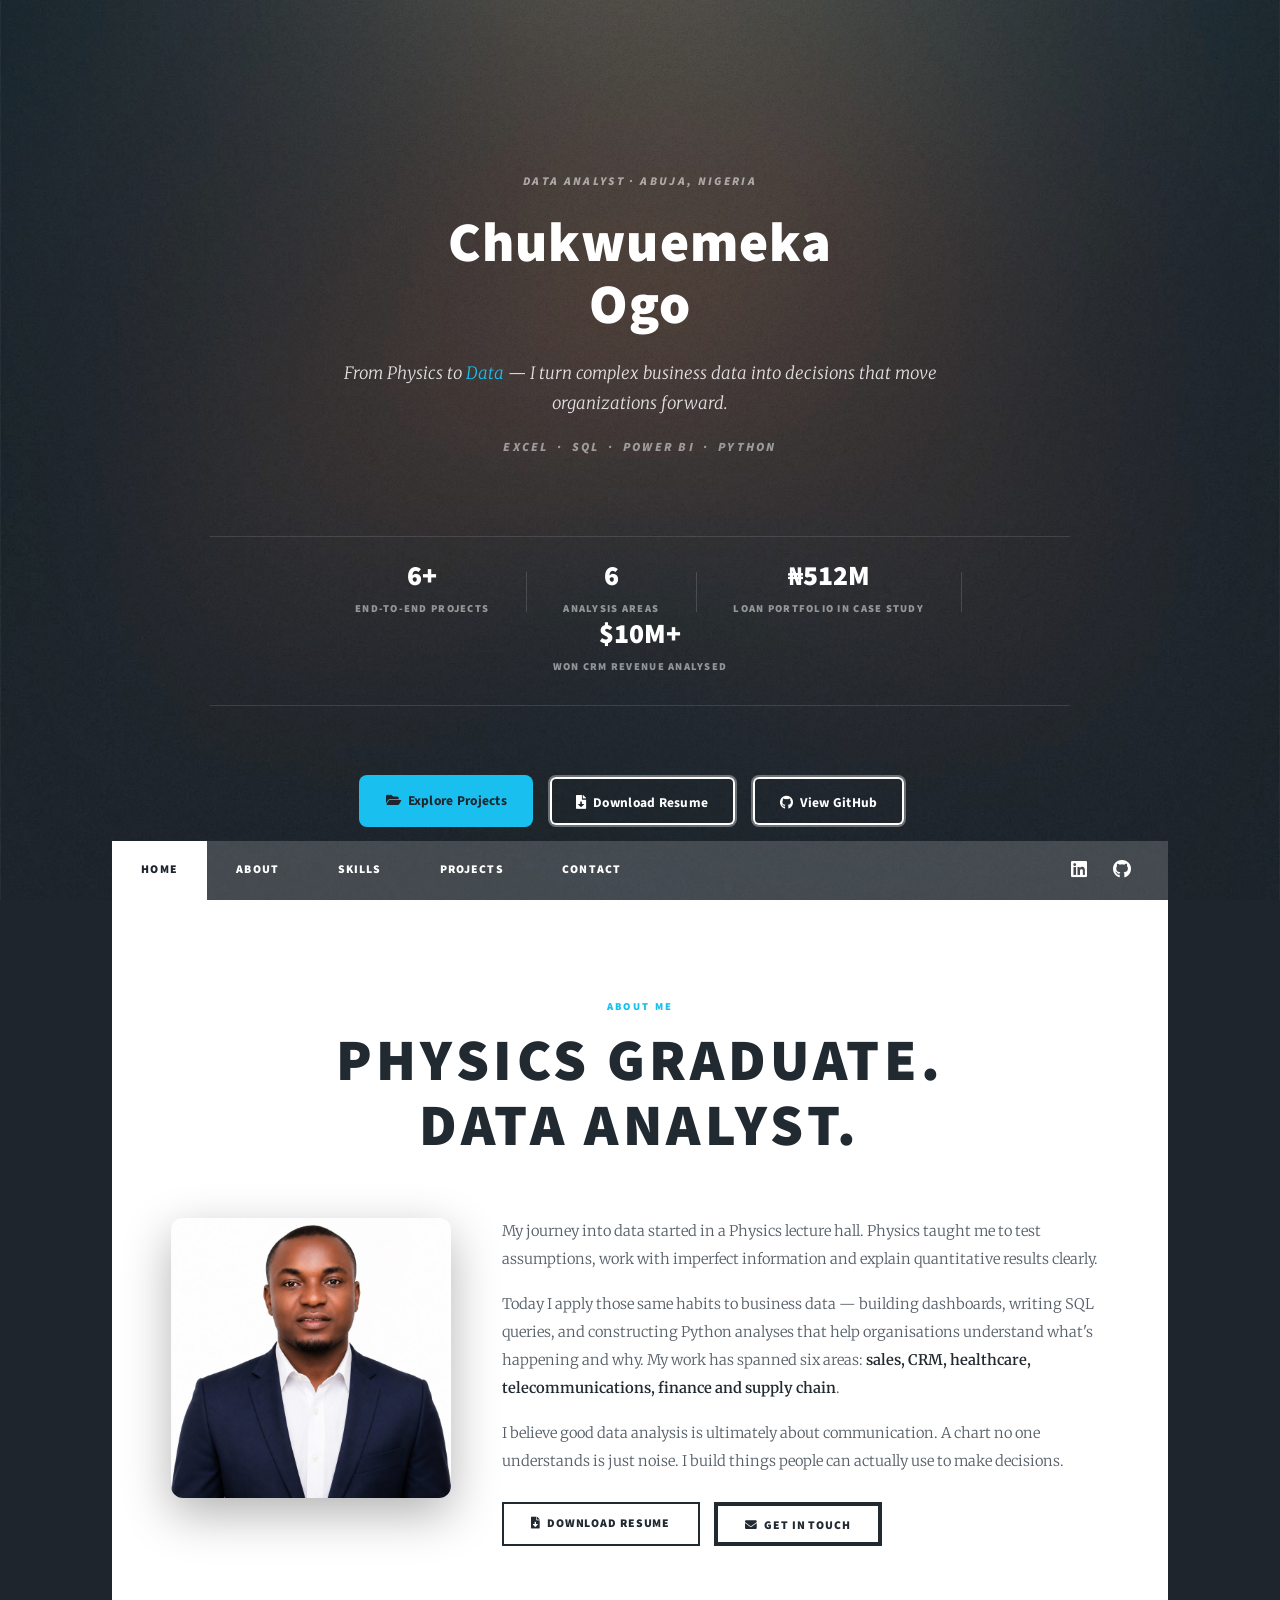
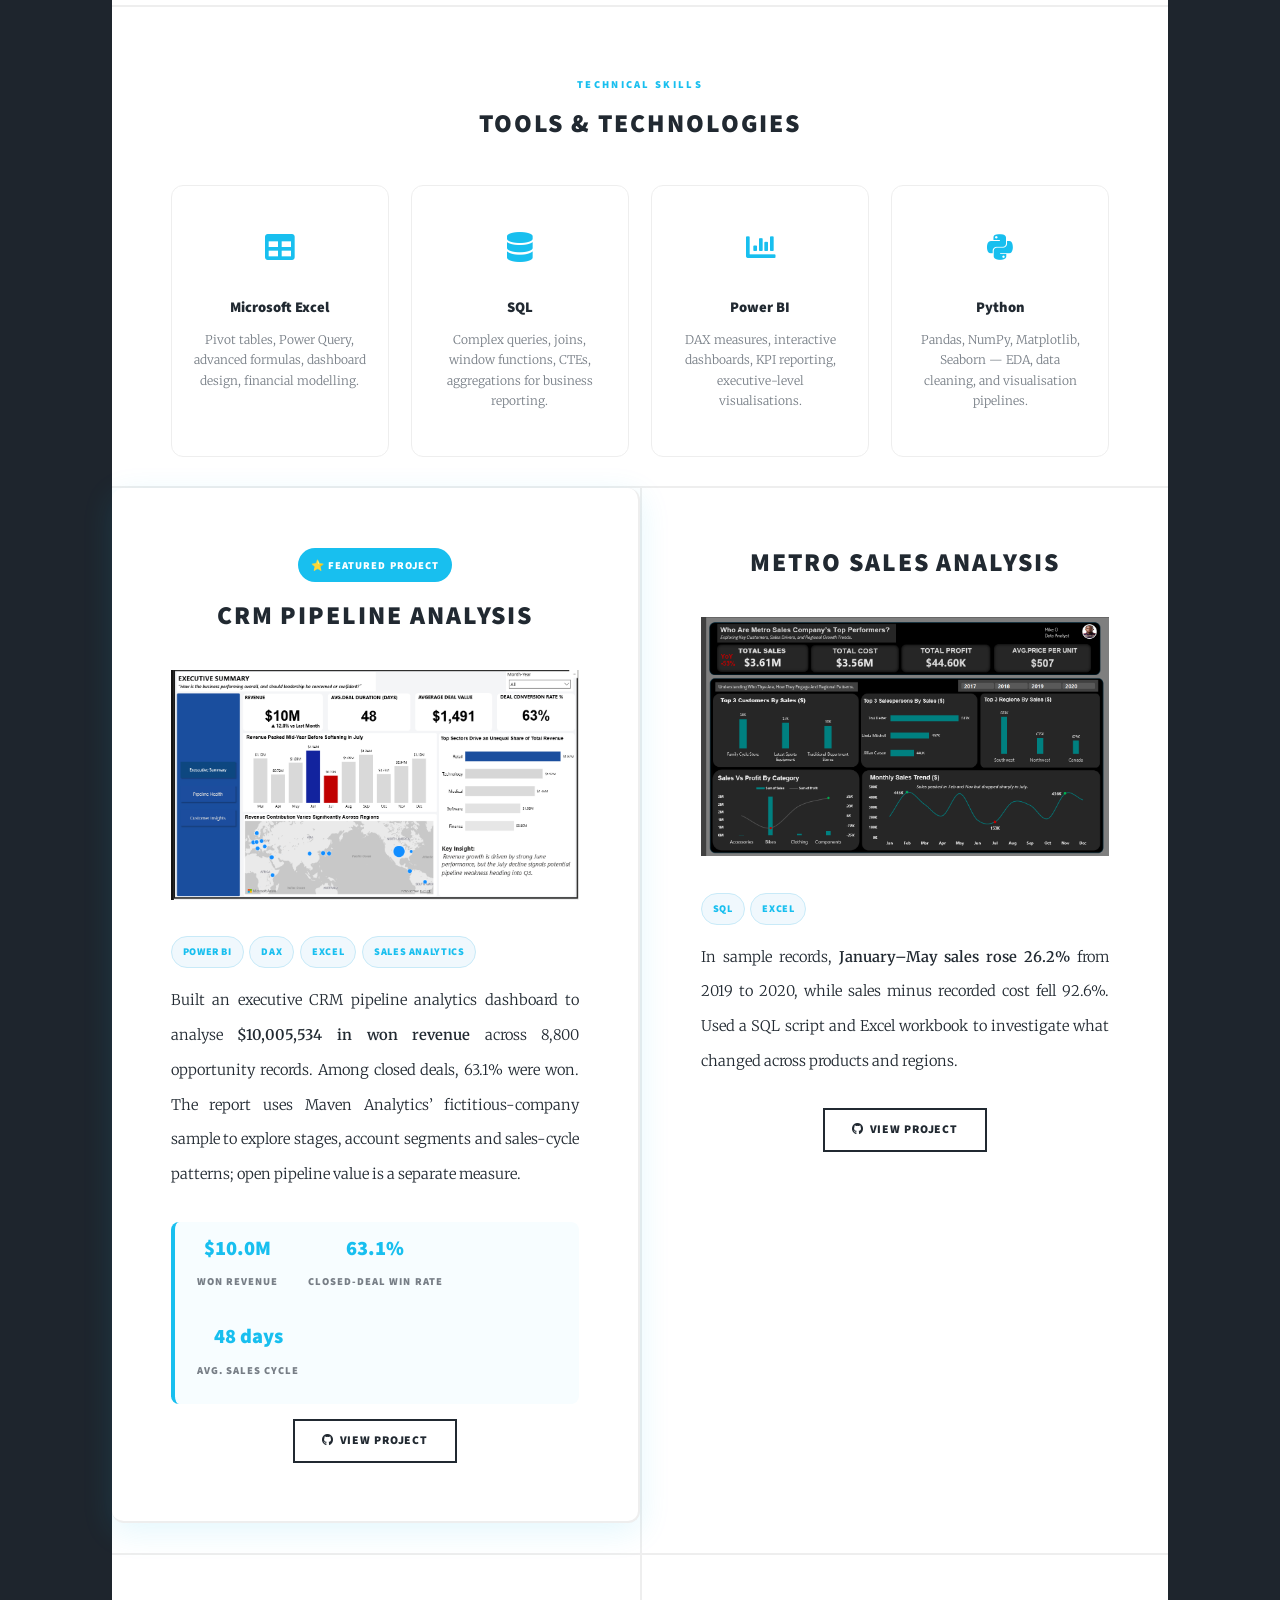
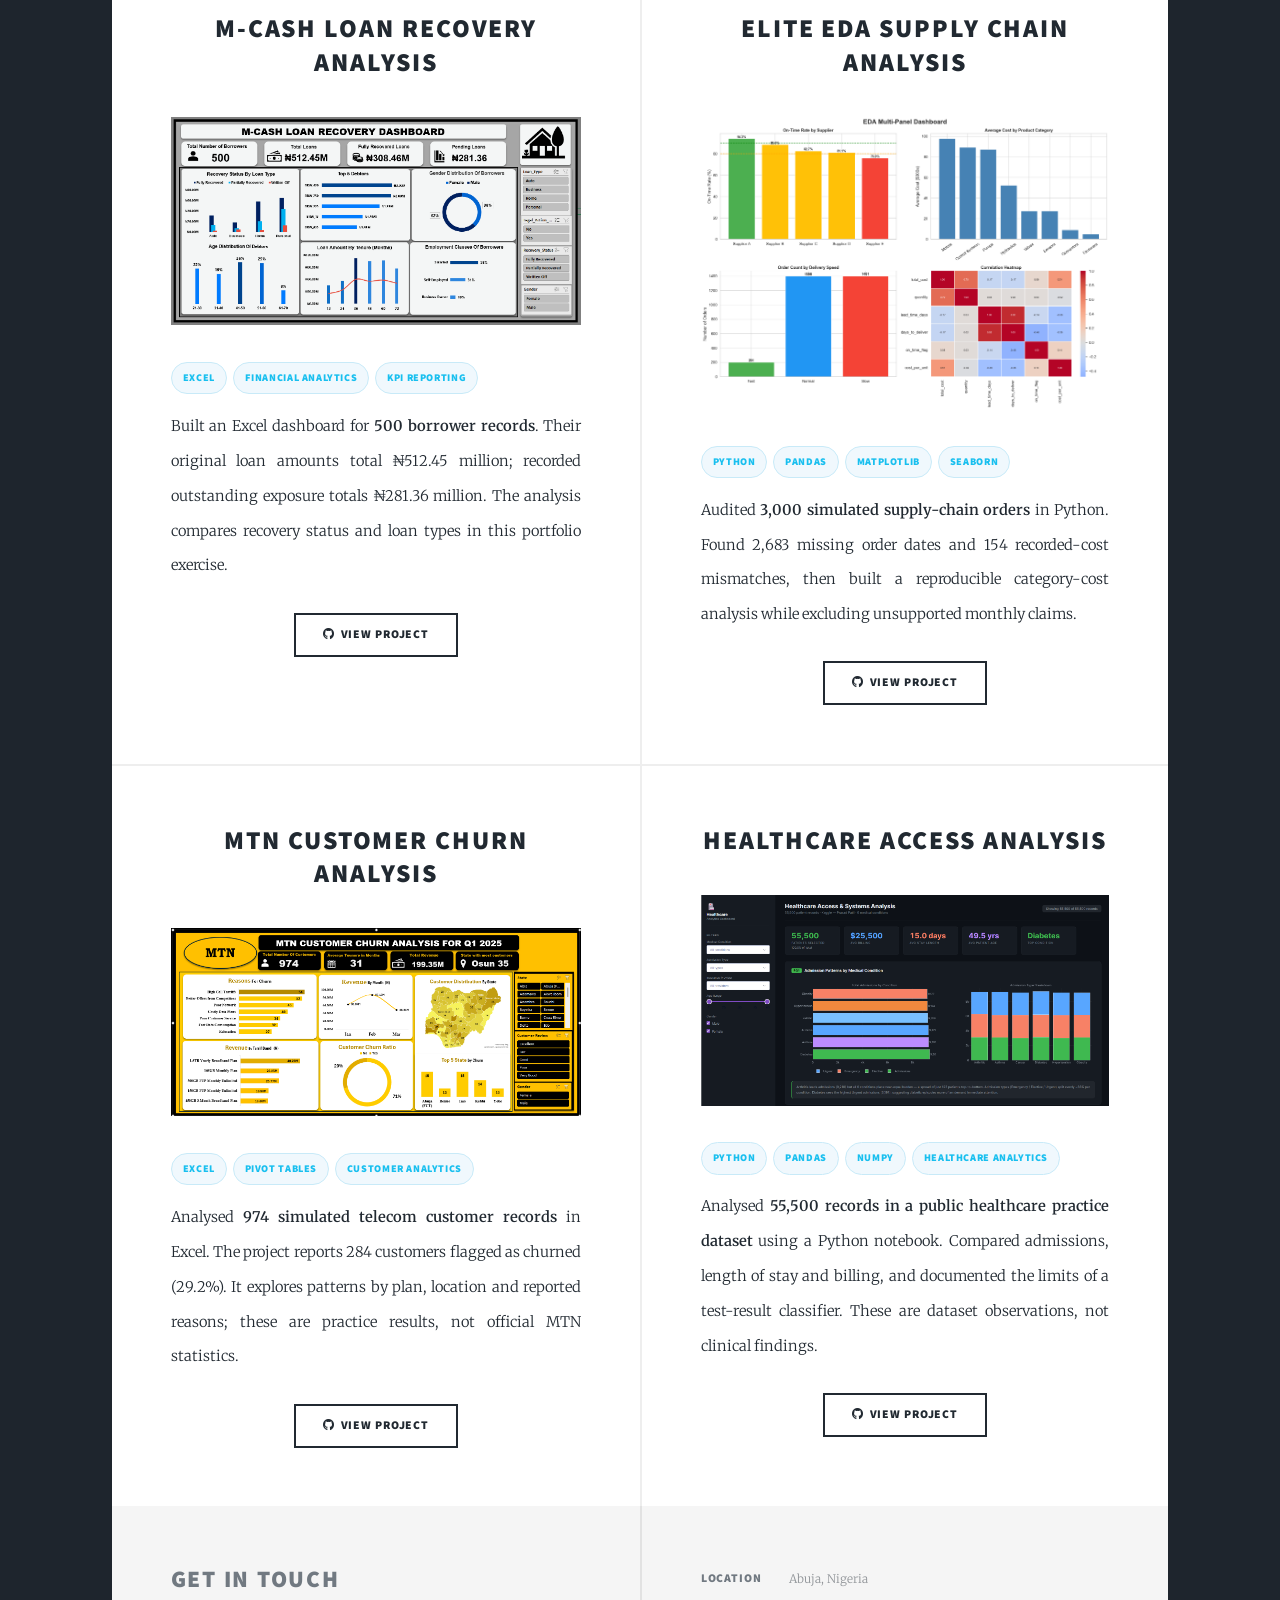
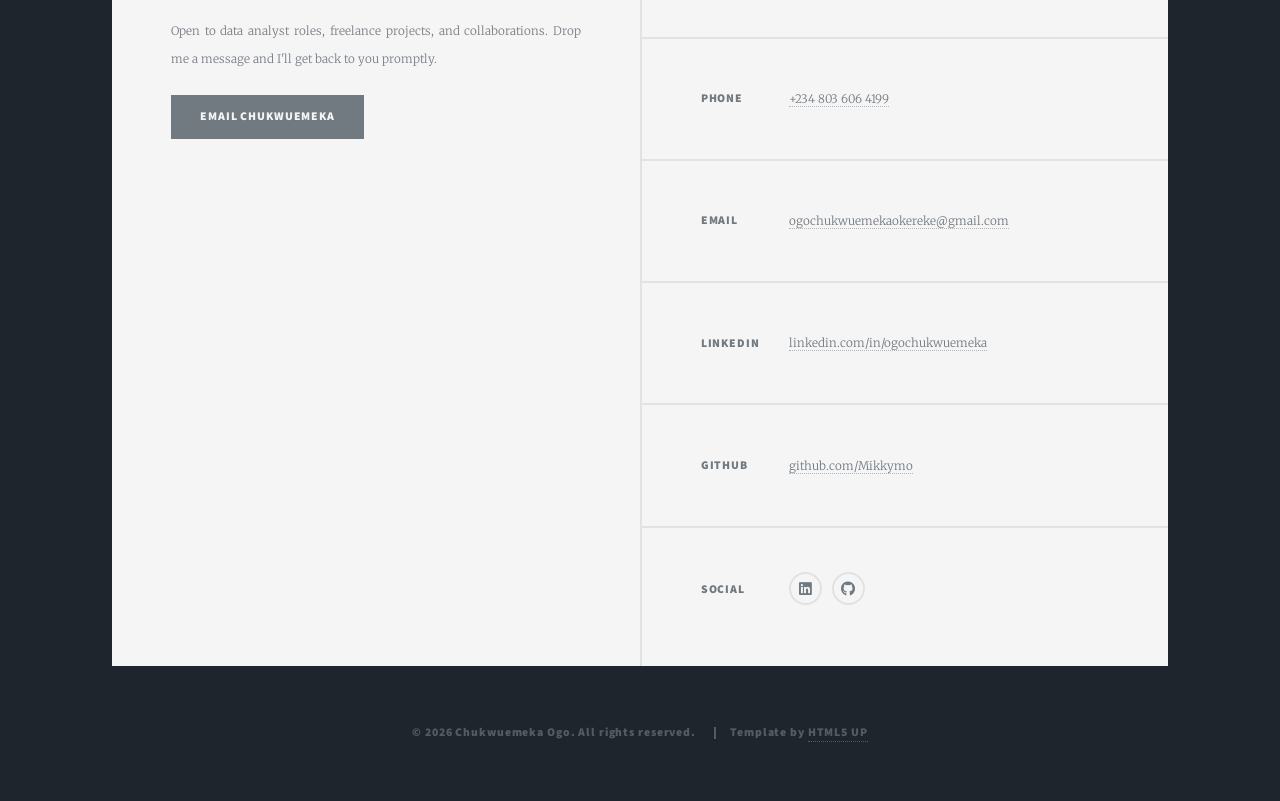
<file: index.html>
<!DOCTYPE HTML>
<html>
	<head>
		<title>Chukwuemeka Ogo | Data Analyst</title>
		<meta charset="utf-8" />
		<meta name="viewport" content="width=device-width, initial-scale=1, user-scalable=no" />
		<meta name="description" content="Data Analyst portfolio of Chukwuemeka Ogo — transforming business data into actionable insights with Excel, SQL, Power BI, and Python." />
		<link rel="stylesheet" href="assets/css/main.css" />
		<noscript><link rel="stylesheet" href="assets/css/noscript.css" /></noscript>
	</head>
	<body class="is-preload">

		<div id="wrapper" class="fade-in">

			<!-- ========== INTRO / HERO ========== -->
			<div id="intro">
				<p class="hero-eyebrow">Data Analyst · Abuja, Nigeria</p>
				<h1>Chukwuemeka<br>Ogo</h1>

			<p class="hero-tagline">
				From Physics to <span class="hero-accent">Data</span> — I turn complex business data&nbsp;<span class="line-two">into decisions that move organizations forward.</span>
			</p>
				<p class="hero-tools">Excel &nbsp;·&nbsp; SQL &nbsp;·&nbsp; Power BI &nbsp;·&nbsp; Python</p>

				<div class="hero-stats">
					<div class="hero-stat">
						<strong>6+</strong>
						<span>End-to-end Projects</span>
					</div>
					<div class="hero-stat-divider"></div>
					<div class="hero-stat">
						<strong>6</strong>
						<span>Analysis Areas</span>
					</div>
					<div class="hero-stat-divider"></div>
					<div class="hero-stat">
						<strong>₦512M</strong>
						<span>Loan Portfolio in Case Study</span>
					</div>
					<div class="hero-stat-divider"></div>
					<div class="hero-stat">
						<strong>$10M+</strong>
						<span>Won CRM Revenue Analysed</span>
					</div>
				</div>

				<ul class="actions hero-actions">
					<li>
						<a href="#projects" class="button large primary scrolly">
							<i class="fas fa-folder-open"></i>&nbsp; Explore Projects
						</a>
					</li>
					<li>
						<a href="resume.pdf" class="button large outline" target="_blank" rel="noopener noreferrer">
							<i class="fas fa-file-download"></i>&nbsp; Download Resume
						</a>
					</li>
					<li>
						<a href="https://github.com/Mikkymo" class="button large outline" target="_blank" rel="noopener noreferrer">
							<i class="fab fa-github"></i>&nbsp; View GitHub
						</a>
					</li>
				</ul>
			</div>
			<!-- end intro -->

			<!-- ========== HEADER ========== -->
			<header id="header">
				<a href="index.html" class="logo">Chukwuemeka Ogo</a>
			</header>

			<!-- ========== NAV ========== -->
			<nav id="nav">
				<ul class="links">
					<li class="active"><a href="#intro">Home</a></li>
					<li><a href="#about">About</a></li>
					<li><a href="#skills">Skills</a></li>
					<li><a href="#projects">Projects</a></li>
					<li><a href="#contact">Contact</a></li>
				</ul>
				<ul class="icons">
					<li>
						<a href="https://linkedin.com/in/ogochukwuemeka/" class="icon brands fa-linkedin" target="_blank" rel="noopener noreferrer">
							<span class="label">LinkedIn</span>
						</a>
					</li>
					<li>
						<a href="https://github.com/Mikkymo/" class="icon brands fa-github" target="_blank" rel="noopener noreferrer">
							<span class="label">GitHub</span>
						</a>
					</li>
				</ul>
			</nav>

			<!-- ========== MAIN ========== -->
			<div id="main">

				<!-- ===== ABOUT ===== -->
				<article class="post featured" id="about">
					<header class="major">
						<span class="section-eyebrow">About Me</span>
						<h2>Physics Graduate.<br>Data Analyst.</h2>
					</header>

					<div class="about-grid">
						<div class="about-photo">
							<img src="images/profile.jpg" alt="Chukwuemeka Ogo — Data Analyst" />
						</div>
						<div class="about-text">
							<p>
								My journey into data started in a Physics lecture hall. Physics taught me to test assumptions, work with imperfect information and explain quantitative results clearly.
							</p>
							<p>
								Today I apply those same habits to business data — building dashboards, writing SQL queries, and constructing Python analyses that help organisations understand what's happening and why. My work has spanned six areas: <strong>sales, CRM, healthcare, telecommunications, finance and supply chain</strong>.
							</p>
							<p>
								I believe good data analysis is ultimately about communication. A chart no one understands is just noise. I build things people can actually use to make decisions.
							</p>
							<div class="about-cta">
								<a href="resume.pdf" class="button" target="_blank" rel="noopener noreferrer">
									<i class="fas fa-file-download"></i>&nbsp; Download Resume
								</a>
								<a href="#contact" class="button outline scrolly">
									<i class="fas fa-envelope"></i>&nbsp; Get in Touch
								</a>
							</div>
						</div>
					</div>
				</article>

				<!-- ===== SKILLS ===== -->
				<section id="skills" class="skills-section">
					<header class="section-header">
						<span class="section-eyebrow">Technical Skills</span>
						<h2>Tools &amp; Technologies</h2>
					</header>

					<div class="skills-grid">

						<div class="skill-card">
							<div class="skill-icon"><i class="fas fa-table"></i></div>
							<h3>Microsoft Excel</h3>
							<p>Pivot tables, Power Query, advanced formulas, dashboard design, financial modelling.</p>
						</div>

						<div class="skill-card">
							<div class="skill-icon"><i class="fas fa-database"></i></div>
							<h3>SQL</h3>
							<p>Complex queries, joins, window functions, CTEs, aggregations for business reporting.</p>
						</div>

						<div class="skill-card">
							<div class="skill-icon"><i class="fas fa-chart-bar"></i></div>
							<h3>Power BI</h3>
							<p>DAX measures, interactive dashboards, KPI reporting, executive-level visualisations.</p>
						</div>

						<div class="skill-card">
							<div class="skill-icon"><i class="fab fa-python"></i></div>
							<h3>Python</h3>
							<p>Pandas, NumPy, Matplotlib, Seaborn — EDA, data cleaning, and visualisation pipelines.</p>
						</div>

					</div>
				</section>

				<!-- ===== PROJECTS ===== -->
				<section id="projects" class="posts">

					<!-- FEATURED: CRM -->
					<article class="featured-project">
						<div class="featured-badge">⭐ Featured Project</div>
						<header>
							<h2><a href="https://github.com/Mikkymo/CRM-Pipeline-Analysis" target="_blank" rel="noopener noreferrer">CRM Pipeline Analysis</a></h2>
						</header>
						<a href="https://github.com/Mikkymo/CRM-Pipeline-Analysis" target="_blank" rel="noopener noreferrer" class="image fit">
							<img src="images/crm-dashboard.png" alt="CRM Pipeline Analytics Dashboard showing $10M+ in sales opportunities" />
						</a>
						<div class="project-meta">
							<span class="project-tag">Power BI</span>
							<span class="project-tag">DAX</span>
							<span class="project-tag">Excel</span>
							<span class="project-tag">Sales Analytics</span>
						</div>
						<p>Built an executive CRM pipeline analytics dashboard to analyse <strong>$10,005,534 in won revenue</strong> across 8,800 opportunity records. Among closed deals, 63.1% were won. The report uses Maven Analytics’ fictitious-company sample to explore stages, account segments and sales-cycle patterns; open pipeline value is a separate measure.</p>
						<div class="project-highlights">
							<div class="highlight"><strong>$10.0M</strong><span>Won Revenue</span></div>
							<div class="highlight"><strong>63.1%</strong><span>Closed-Deal Win Rate</span></div>
							<div class="highlight"><strong>48 days</strong><span>Avg. Sales Cycle</span></div>
						</div>
						<ul class="actions special">
							<li>
								<a href="https://github.com/Mikkymo/CRM-Pipeline-Analysis" class="button" target="_blank" rel="noopener noreferrer">
									<i class="fab fa-github"></i>&nbsp; View Project
								</a>
							</li>
						</ul>
					</article>

					<!-- Metro Sales -->
					<article>
						<header>
							<h2><a href="https://github.com/Mikkymo/metro-sales-analysis" target="_blank" rel="noopener noreferrer">Metro Sales Analysis</a></h2>
						</header>
						<a href="https://github.com/Mikkymo/metro-sales-analysis" target="_blank" rel="noopener noreferrer" class="image fit">
							<img src="images/metro-sales-dashboard.png" alt="Metro Sales Dashboard" />
						</a>
						<div class="project-meta">
							<span class="project-tag">SQL</span>
							<span class="project-tag">Excel</span>
						</div>
						<p>In sample records, <strong>January–May sales rose 26.2%</strong> from 2019 to 2020, while sales minus recorded cost fell 92.6%. Used a SQL script and Excel workbook to investigate what changed across products and regions.</p>
						<ul class="actions special">
							<li>
								<a href="https://github.com/Mikkymo/metro-sales-analysis" class="button" target="_blank" rel="noopener noreferrer">
									<i class="fab fa-github"></i>&nbsp; View Project
								</a>
							</li>
						</ul>
					</article>

					<!-- M-Cash Loan -->
					<article>
						<header>
							<h2><a href="https://github.com/Mikkymo/M-Cash-Loan-Rcovery-Analysis" target="_blank" rel="noopener noreferrer">M-Cash Loan Recovery Analysis</a></h2>
						</header>
						<a href="https://github.com/Mikkymo/M-Cash-Loan-Rcovery-Analysis" target="_blank" rel="noopener noreferrer" class="image fit">
							<img src="images/loan-recovery-dashboard.png" alt="M-Cash Loan Recovery Dashboard" />
						</a>
						<div class="project-meta">
							<span class="project-tag">Excel</span>
							<span class="project-tag">Financial Analytics</span>
							<span class="project-tag">KPI Reporting</span>
						</div>
						<p>Built an Excel dashboard for <strong>500 borrower records</strong>. Their original loan amounts total ₦512.45 million; recorded outstanding exposure totals ₦281.36 million. The analysis compares recovery status and loan types in this portfolio exercise.</p>
						<ul class="actions special">
							<li>
								<a href="https://github.com/Mikkymo/M-Cash-Loan-Rcovery-Analysis" class="button" target="_blank" rel="noopener noreferrer">
									<i class="fab fa-github"></i>&nbsp; View Project
								</a>
							</li>
						</ul>
					</article>

					<!-- Elite EDA Supply Chain -->
					<article>
						<header>
							<h2><a href="https://github.com/Mikkymo/Elite-EDA-Supply-Chain-Analysis" target="_blank" rel="noopener noreferrer">Elite EDA Supply Chain Analysis</a></h2>
						</header>
						<a href="https://github.com/Mikkymo/Elite-EDA-Supply-Chain-Analysis" target="_blank" rel="noopener noreferrer" class="image fit">
							<img src="images/supply-chain-dashboard.png" alt="Elite EDA Supply Chain Dashboard" />
						</a>
						<div class="project-meta">
							<span class="project-tag">Python</span>
							<span class="project-tag">Pandas</span>
							<span class="project-tag">Matplotlib</span>
							<span class="project-tag">Seaborn</span>
						</div>
						<p>Audited <strong>3,000 simulated supply-chain orders</strong> in Python. Found 2,683 missing order dates and 154 recorded-cost mismatches, then built a reproducible category-cost analysis while excluding unsupported monthly claims.</p>
						<ul class="actions special">
							<li>
								<a href="https://github.com/Mikkymo/Elite-EDA-Supply-Chain-Analysis" class="button" target="_blank" rel="noopener noreferrer">
									<i class="fab fa-github"></i>&nbsp; View Project
								</a>
							</li>
						</ul>
					</article>

					<!-- MTN Churn -->
					<article>
						<header>
							<h2><a href="https://github.com/Mikkymo/MTN-Customer-Churn-Analysis-" target="_blank" rel="noopener noreferrer">MTN Customer Churn Analysis</a></h2>
						</header>
						<a href="https://github.com/Mikkymo/MTN-Customer-Churn-Analysis-" target="_blank" rel="noopener noreferrer" class="image fit">
							<img src="images/customer-churn-dashboard.png" alt="MTN Customer Churn Dashboard" />
						</a>
						<div class="project-meta">
							<span class="project-tag">Excel</span>
							<span class="project-tag">Pivot Tables</span>
							<span class="project-tag">Customer Analytics</span>
						</div>
						<p>Analysed <strong>974 simulated telecom customer records</strong> in Excel. The project reports 284 customers flagged as churned (29.2%). It explores patterns by plan, location and reported reasons; these are practice results, not official MTN statistics.</p>
						<ul class="actions special">
							<li>
								<a href="https://github.com/Mikkymo/MTN-Customer-Churn-Analysis-" class="button" target="_blank" rel="noopener noreferrer">
									<i class="fab fa-github"></i>&nbsp; View Project
								</a>
							</li>
						</ul>
					</article>

					<!-- Healthcare -->
					<article>
						<header>
							<h2><a href="https://github.com/Mikkymo/healthcare-access-analysis" target="_blank" rel="noopener noreferrer">Healthcare Access Analysis</a></h2>
						</header>
						<a href="https://github.com/Mikkymo/healthcare-access-analysis" target="_blank" rel="noopener noreferrer" class="image fit">
							<img src="images/healthcare-dashboard.png" alt="Healthcare Access Analytics Dashboard" />
						</a>
						<div class="project-meta">
							<span class="project-tag">Python</span>
							<span class="project-tag">Pandas</span>
							<span class="project-tag">NumPy</span>
							<span class="project-tag">Healthcare Analytics</span>
						</div>
						<p>Analysed <strong>55,500 records in a public healthcare practice dataset</strong> using a Python notebook. Compared admissions, length of stay and billing, and documented the limits of a test-result classifier. These are dataset observations, not clinical findings.</p>
						<ul class="actions special">
							<li>
								<a href="https://github.com/Mikkymo/healthcare-access-analysis" class="button" target="_blank" rel="noopener noreferrer">
									<i class="fab fa-github"></i>&nbsp; View Project
								</a>
							</li>
						</ul>
					</article>

				</section>
				<!-- end projects -->

			</div>
			<!-- end main -->

			<!-- ========== FOOTER / CONTACT ========== -->
			<footer id="footer">
				<section id="contact">
					<h2>Get in Touch</h2>
					<p>Open to data analyst roles, freelance projects, and collaborations. Drop me a message and I'll get back to you promptly.</p>
					<p><a class="button primary" href="mailto:ogochukwuemekaokereke@gmail.com?subject=Portfolio%20enquiry">Email Chukwuemeka</a></p>
				</section>

				<section class="split contact">
					<section>
						<h3>Location</h3>
						<p>Abuja, Nigeria</p>
					</section>
					<section>
						<h3>Phone</h3>
						<p><a href="tel:+2348036064199">+234 803 606 4199</a></p>
					</section>
					<section>
						<h3>Email</h3>
						<p>
							<a href="mailto:ogochukwuemekaokereke@gmail.com">ogochukwuemekaokereke@gmail.com</a>
						</p>
					</section>
					<section>
						<h3>LinkedIn</h3>
						<p>
							<a href="https://www.linkedin.com/in/ogochukwuemeka/" target="_blank" rel="noopener noreferrer">linkedin.com/in/ogochukwuemeka</a>
						</p>
					</section>
					<section>
						<h3>GitHub</h3>
						<p>
							<a href="https://github.com/Mikkymo" target="_blank" rel="noopener noreferrer">github.com/Mikkymo</a>
						</p>
					</section>
					<section>
						<h3>Social</h3>
						<ul class="icons alt">
							<li>
								<a href="https://www.linkedin.com/in/ogochukwuemeka/" target="_blank" rel="noopener noreferrer" class="icon brands alt fa-linkedin">
									<span class="label">LinkedIn</span>
								</a>
							</li>
							<li>
								<a href="https://github.com/Mikkymo" target="_blank" rel="noopener noreferrer" class="icon brands alt fa-github">
									<span class="label">GitHub</span>
								</a>
							</li>
						</ul>
					</section>
				</section>
			</footer>

			<!-- ========== COPYRIGHT ========== -->
			<div id="copyright">
				<ul>
					<li>&copy; 2026 Chukwuemeka Ogo. All rights reserved.</li>
					<li>Template by <a href="https://html5up.net" target="_blank" rel="noopener noreferrer">HTML5 UP</a></li>
				</ul>
			</div>

		</div>
		<!-- end wrapper -->

		<script src="assets/js/jquery.min.js"></script>
		<script src="assets/js/jquery.scrollex.min.js"></script>
		<script src="assets/js/jquery.scrolly.min.js"></script>
		<script src="assets/js/browser.min.js"></script>
		<script src="assets/js/breakpoints.min.js"></script>
		<script src="assets/js/util.js"></script>
		<script src="assets/js/main.js"></script>

	</body>
</html>
</file>
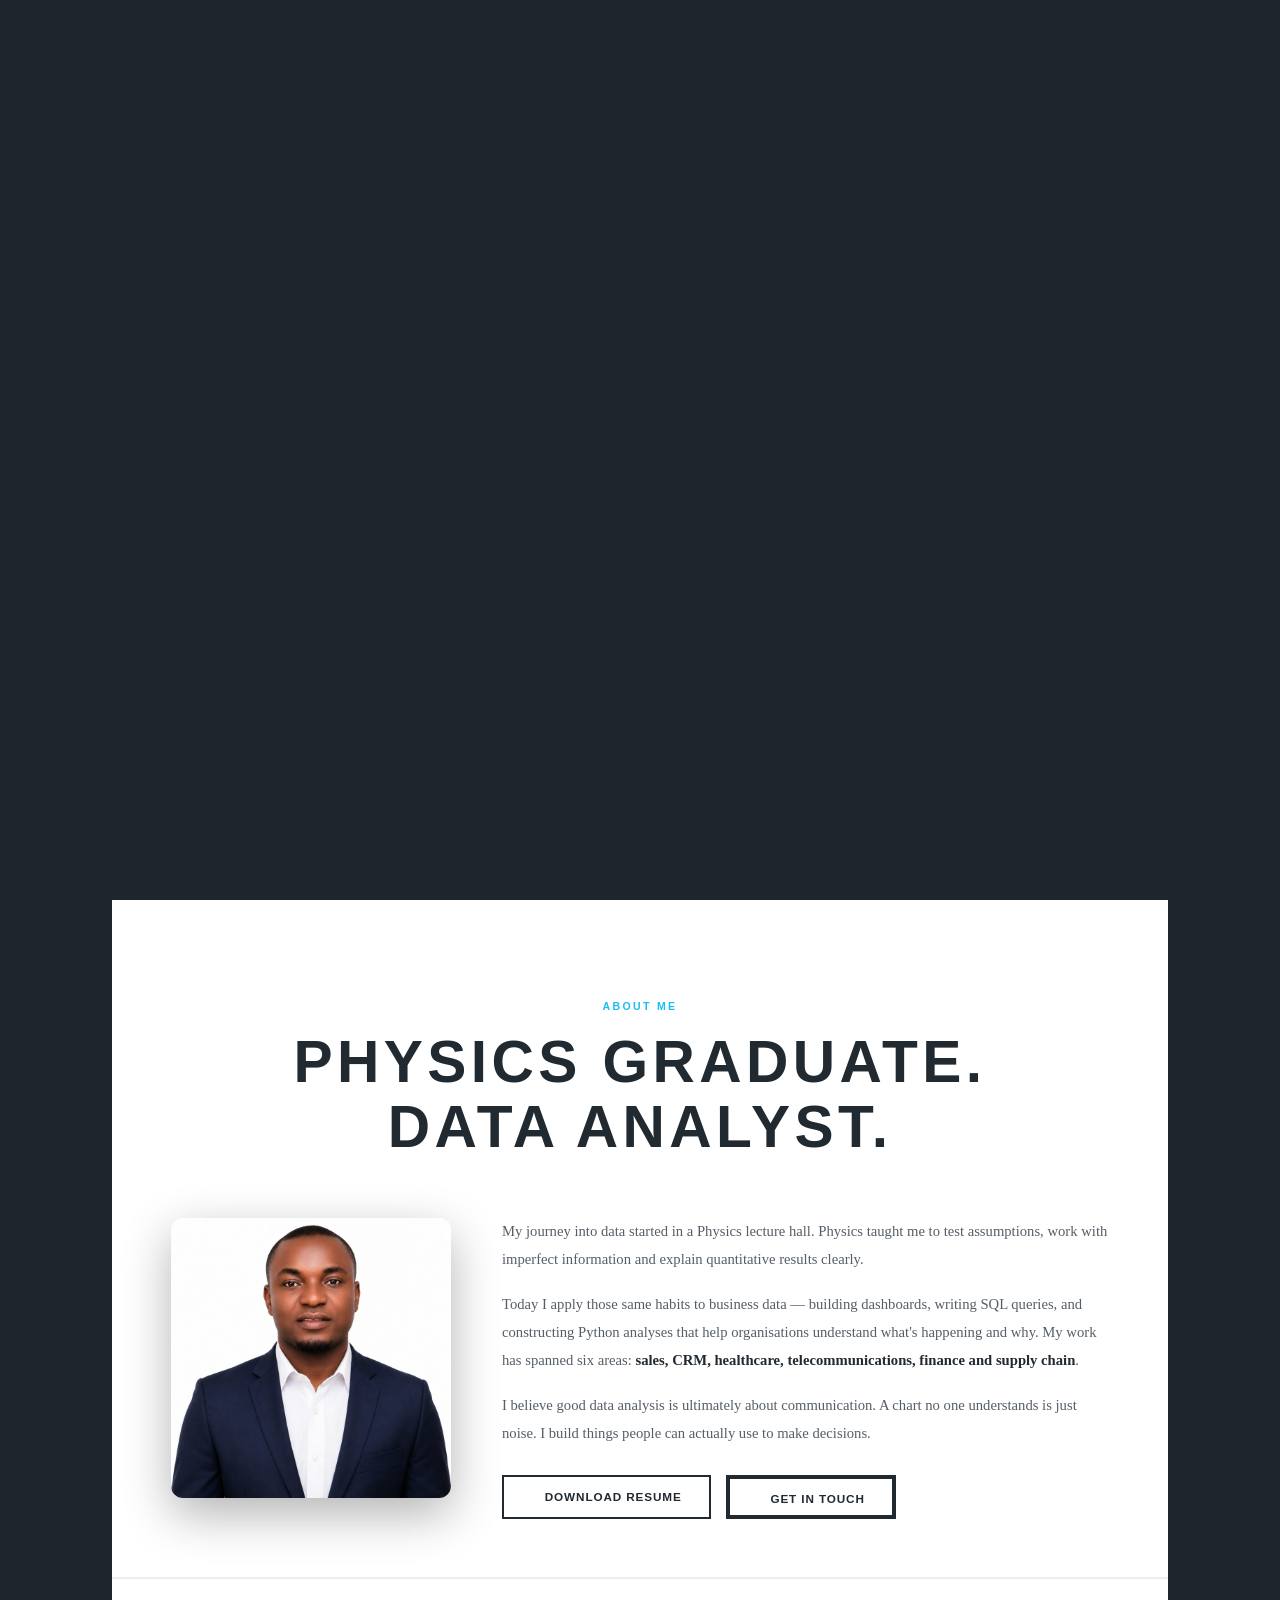
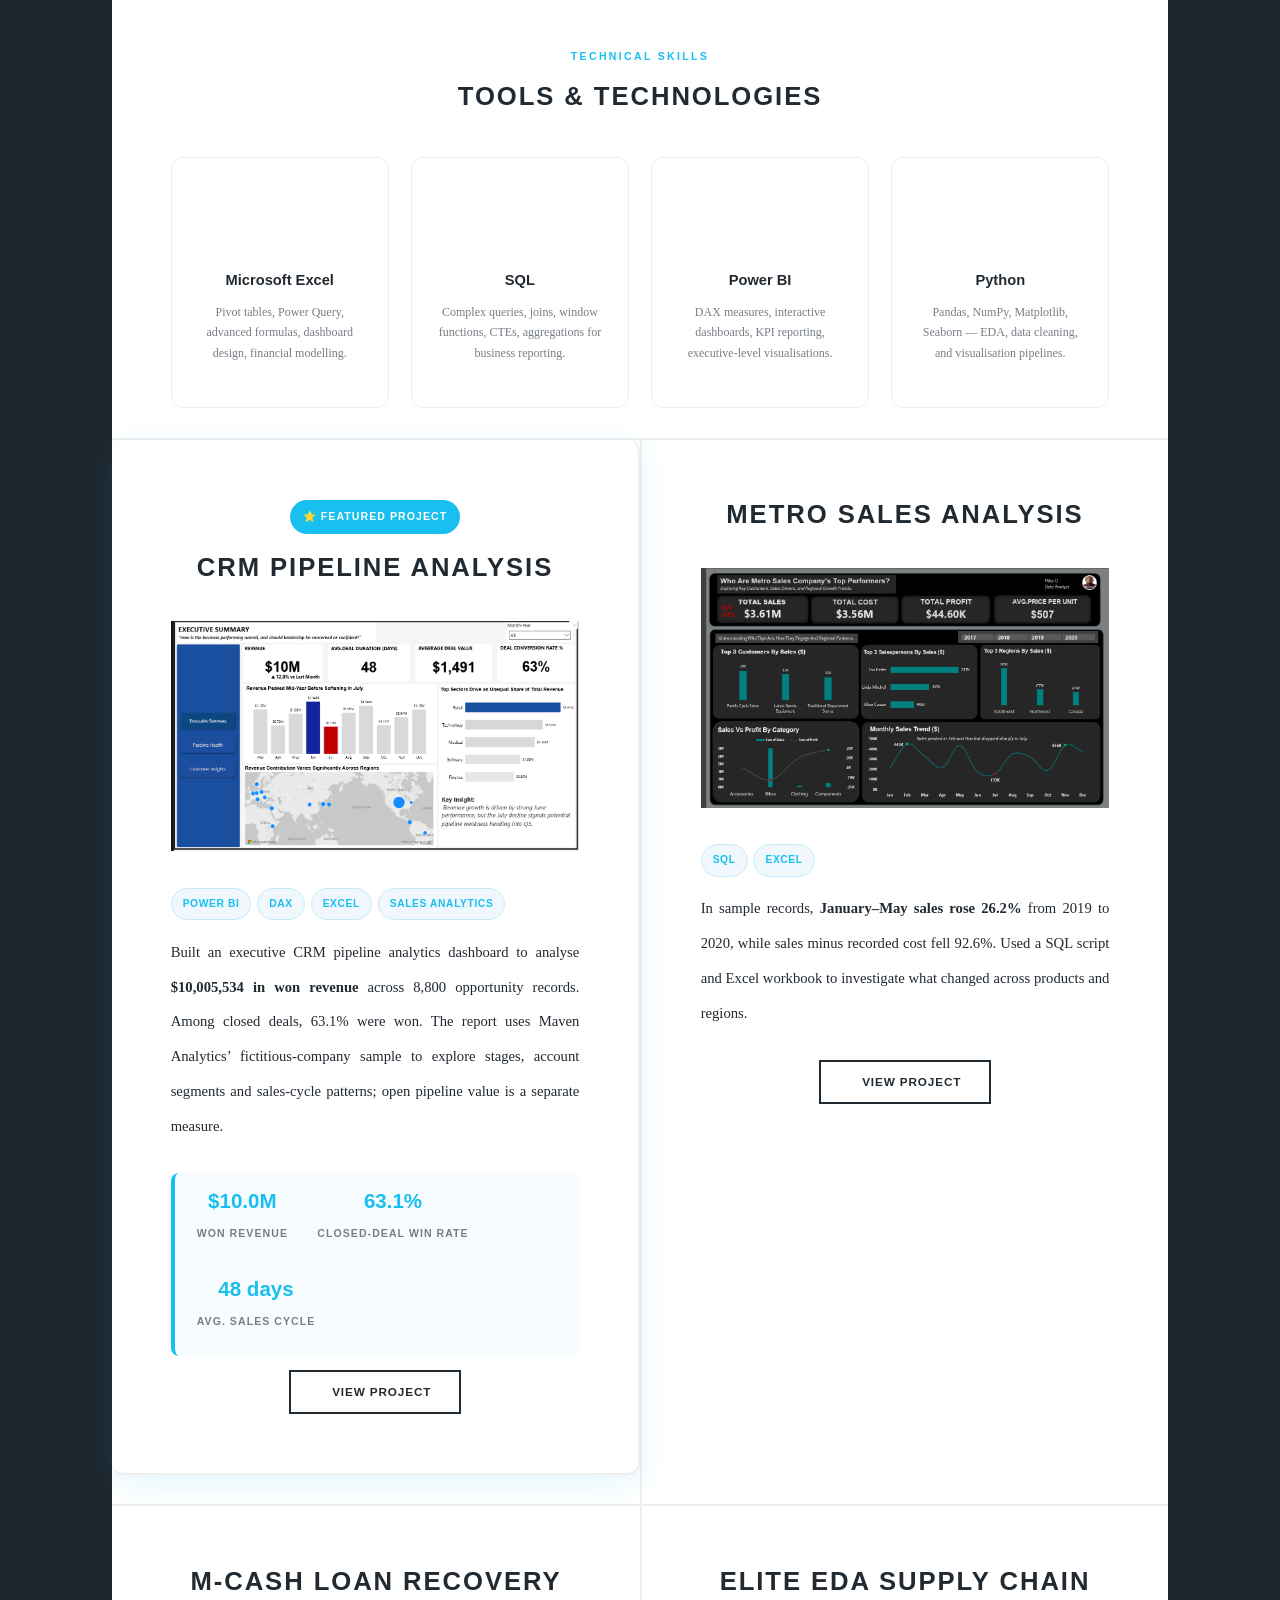
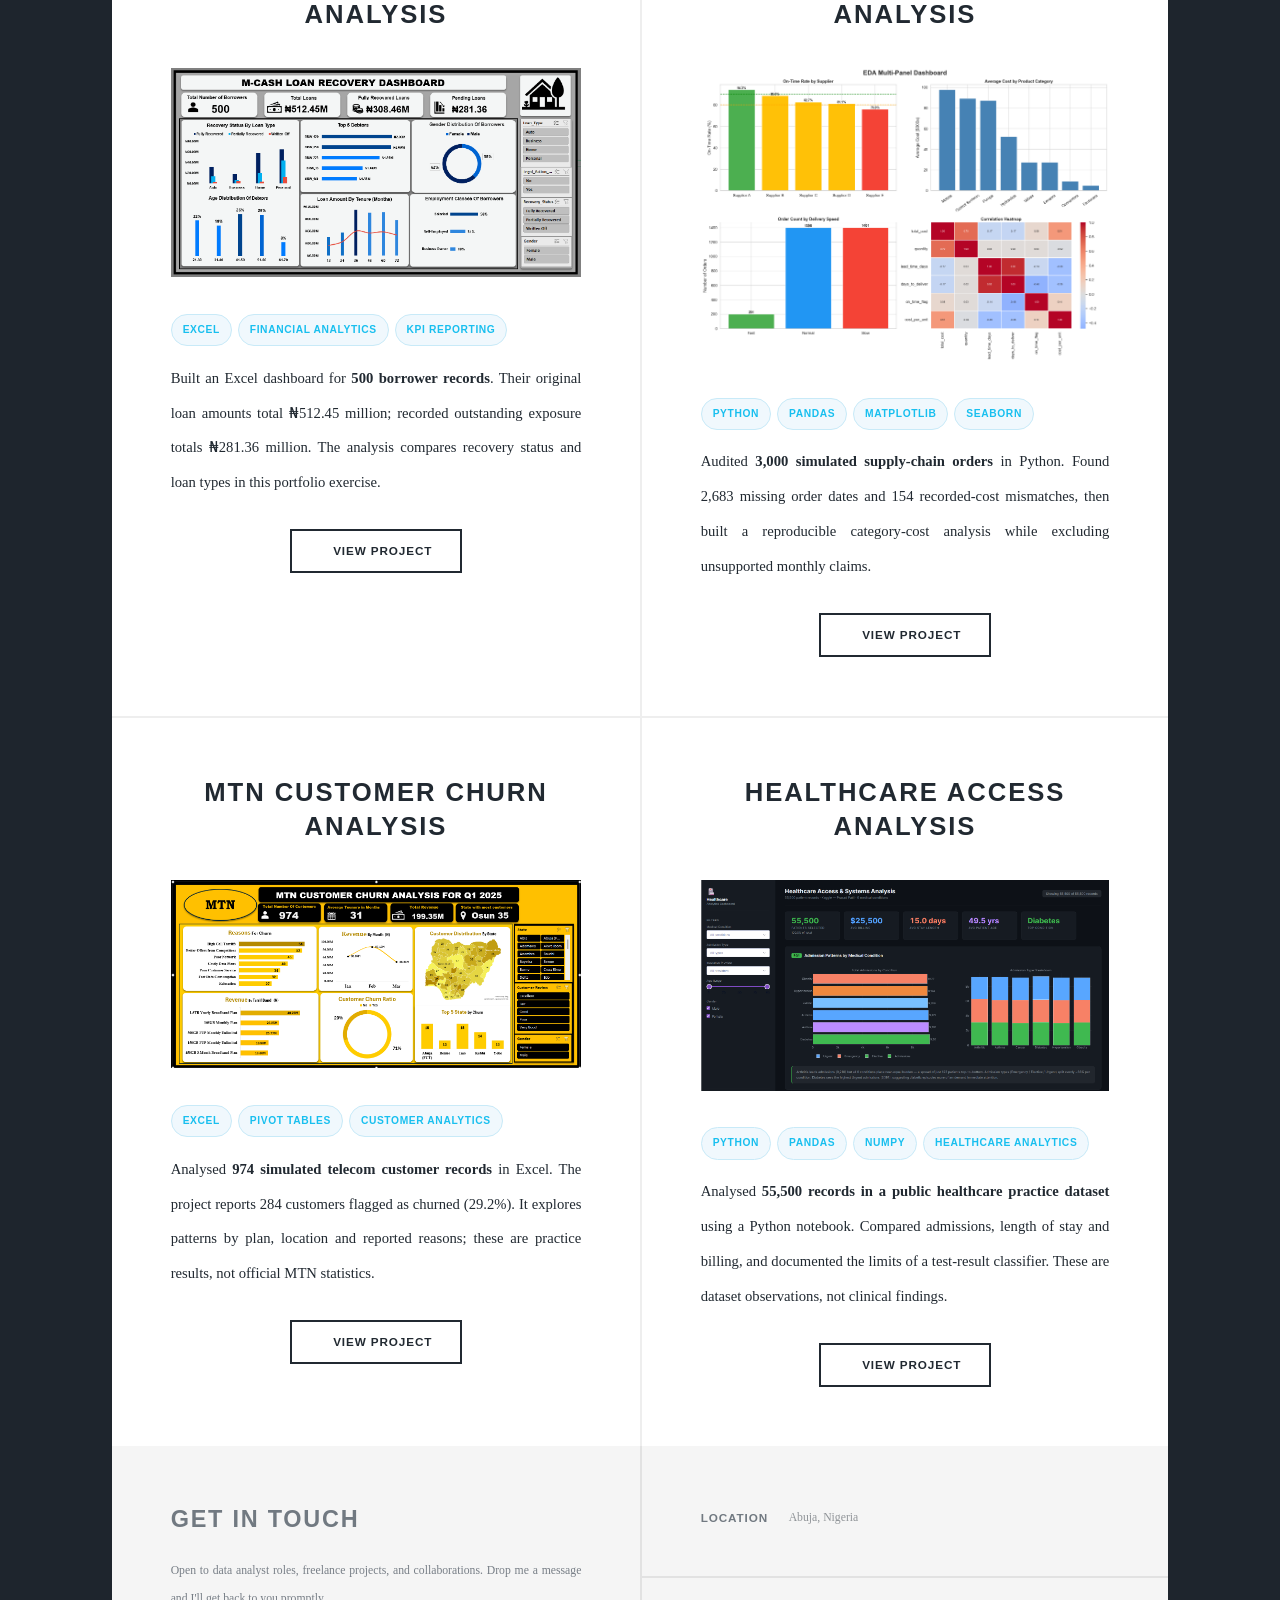
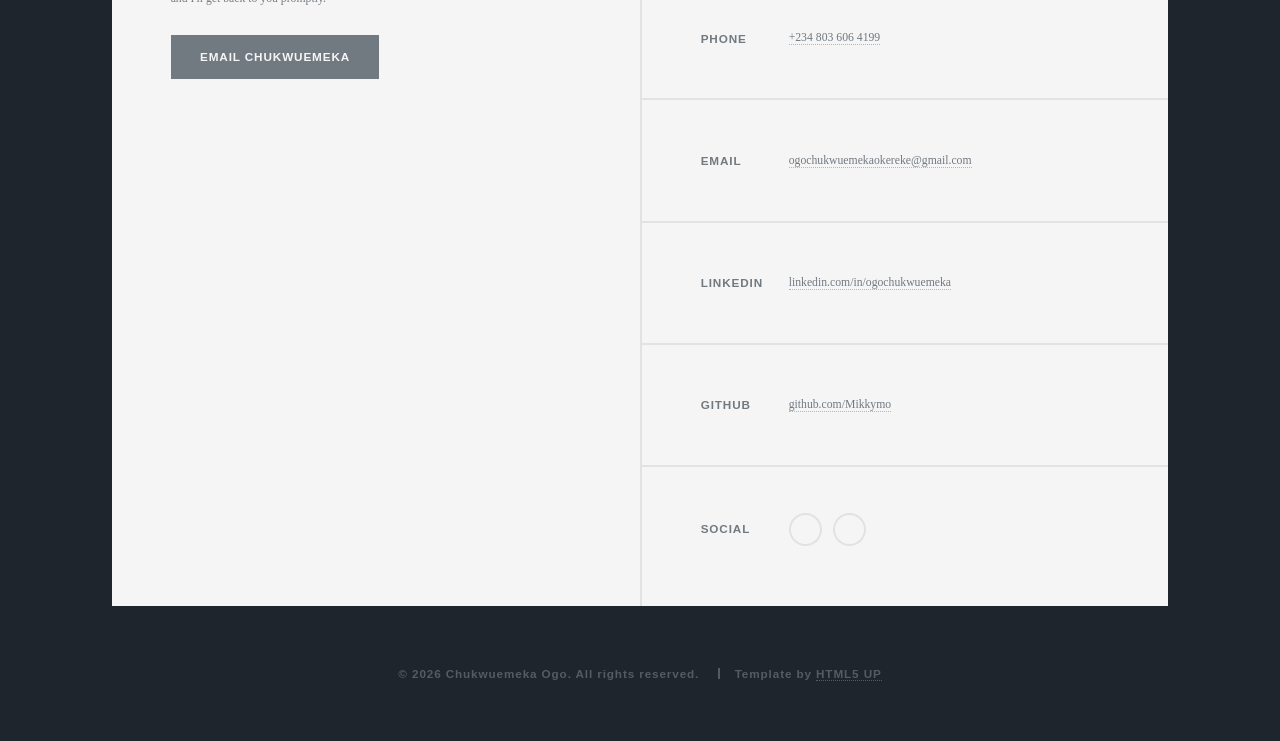
<file: projects/crm-analysis.html>
<!doctype html><html lang="en"><head><meta charset="utf-8"><meta name="viewport" content="width=device-width, initial-scale=1"><title>CRM analysis | Chukwuemeka Ogo</title><meta http-equiv="refresh" content="0;url=../index.html#projects"><link rel="canonical" href="../index.html#projects"></head><body><p>This older project page has moved to <a href="../index.html#projects">the current portfolio projects</a>.</p></body></html>
</file>
<file: assets/css/main.css>
@import url(fontawesome-all.min.css);
@import url("https://fonts.googleapis.com/css?family=Merriweather:300,700,300italic,700italic|Source+Sans+Pro:900");

/*
	Massively by HTML5 UP
	html5up.net | @ajlkn
	Free for personal and commercial use under the CCA 3.0 license (html5up.net/license)
*/

html, body, div, span, applet, object,
iframe, h1, h2, h3, h4, h5, h6, p, blockquote,
pre, a, abbr, acronym, address, big, cite,
code, del, dfn, em, img, ins, kbd, q, s, samp,
small, strike, strong, sub, sup, tt, var, b,
u, i, center, dl, dt, dd, ol, ul, li, fieldset,
form, label, legend, table, caption, tbody,
tfoot, thead, tr, th, td, article, aside,
canvas, details, embed, figure, figcaption,
footer, header, hgroup, menu, nav, output, ruby,
section, summary, time, mark, audio, video {
	margin: 0;
	padding: 0;
	border: 0;
	font-size: 100%;
	font: inherit;
	vertical-align: baseline;}

article, aside, details, figcaption, figure,
footer, header, hgroup, menu, nav, section {
	display: block;}

body {
	line-height: 1;
}

ol, ul {
	list-style: none;
}

blockquote, q {
	quotes: none;
}

	blockquote:before, blockquote:after, q:before, q:after {
		content: '';
		content: none;
	}

table {
	border-collapse: collapse;
	border-spacing: 0;
}

body {
	-webkit-text-size-adjust: none;
}

mark {
	background-color: transparent;
	color: inherit;
}

input::-moz-focus-inner {
	border: 0;
	padding: 0;
}

input, select, textarea {
	-moz-appearance: none;
	-webkit-appearance: none;
	-ms-appearance: none;
	appearance: none;
}

/* Basic */

	@-ms-viewport {
		width: device-width;
	}

	body {
		-ms-overflow-style: scrollbar;
	}

	@media screen and (max-width: 480px) {

		html, body {
			min-width: 320px;
		}

	}

	html {
		box-sizing: border-box;
	}

	*, *:before, *:after {
		box-sizing: inherit;
	}

	body {
		background-color: #1e252d;
	}

		body.is-preload *, body.is-preload *:before, body.is-preload *:after {
			-moz-animation: none !important;
			-webkit-animation: none !important;
			-ms-animation: none !important;
			animation: none !important;
			-moz-transition: none !important;
			-webkit-transition: none !important;
			-ms-transition: none !important;
			transition: none !important;
		}

/* Type */

	html {
		font-size: 16pt;
	}

		@media screen and (max-width: 1680px) {

			html {
				font-size: 12pt;
			}

		}

		@media screen and (max-width: 1280px) {

			html {
				font-size: 11pt;
			}

		}

		@media screen and (max-width: 360px) {

			html {
				font-size: 10pt;
			}

		}

	body {
		color: #212931;
	}

	body, input, select, textarea {
		font-family: "Merriweather", Georgia, serif;
		font-weight: 300;
		font-size: 1rem;
		line-height: 2.375;
	}

	a {
		-moz-transition: color 0.2s ease-in-out, background-color 0.2s ease-in-out, border-color 0.2s ease-in-out, box-shadow 0.2s ease-in-out;
		-webkit-transition: color 0.2s ease-in-out, background-color 0.2s ease-in-out, border-color 0.2s ease-in-out, box-shadow 0.2s ease-in-out;
		-ms-transition: color 0.2s ease-in-out, background-color 0.2s ease-in-out, border-color 0.2s ease-in-out, box-shadow 0.2s ease-in-out;
		transition: color 0.2s ease-in-out, background-color 0.2s ease-in-out, border-color 0.2s ease-in-out, box-shadow 0.2s ease-in-out;
		border-bottom: dotted 1px;
		text-decoration: none;
	}

		a:hover {
			border-bottom-color: transparent;
		}

	strong, b {
		font-weight: 600;
	}

	em, i {
		font-style: italic;
	}

	p {
		text-align: justify;
		margin: 0 0 2rem 0;
	}

	h1, h2, h3, h4, h5, h6 {
		font-family: "Source Sans Pro", Helvetica, sans-serif;
		font-weight: 900;
		line-height: 1.5;
		letter-spacing: 0.075em;
		text-transform: uppercase;
		margin: 0 0 1rem 0;
	}

		h1 a, h2 a, h3 a, h4 a, h5 a, h6 a {
			border-bottom: 0;
			color: inherit;
			text-decoration: none;
		}

	h1 {
		font-size: 4rem;
		line-height: 1.1;
		margin: 0 0 2rem 0;
	}

	h2 {
		font-size: 1.75rem;
		line-height: 1.3;
		margin: 0 0 1.5rem 0;
	}

	h3 {
		font-size: 1.25rem;
		margin: 0 0 1.5rem 0;
	}

	h4 {
		font-size: 1rem;
	}

	h5 {
		font-size: 0.9rem;
	}

	h6 {
		font-size: 0.8rem;
	}

	sub {
		font-size: 0.8rem;
		position: relative;
		top: 0.5rem;
	}

	sup {
		font-size: 0.8rem;
		position: relative;
		top: -0.5rem;
	}

	blockquote {
		border-left: solid 4px;
		font-style: italic;
		margin: 0 0 2rem 0;
		padding: 0.5rem 0 0.5rem 2rem;
	}

	code {
		border: solid 2px;
		font-family: "Courier New", monospace;
		font-size: 0.9rem;
		margin: 0 0.25rem;
		padding: 0.25rem 0.65rem;
	}

	pre {
		-webkit-overflow-scrolling: touch;
		font-family: "Courier New", monospace;
		font-size: 0.9rem;
		margin: 0 0 2rem 0;
	}

		pre code {
			display: block;
			line-height: 1.75;
			padding: 1rem 1.5rem;
			overflow-x: auto;
		}

	hr {
		border: 0;
		border-bottom: solid 2px;
		margin: 3rem 0;
	}

		hr.major {
			margin: 5rem 0;
		}

	.align-left {
		text-align: left;
	}

	.align-center {
		text-align: center;
	}

	.align-right {
		text-align: right;
	}

	input, select, textarea {
		color: #212931;
	}

	a {
		color: #212931;
		border-bottom-color: rgba(33, 41, 49, 0.5);
	}

		a:hover {
			border-bottom-color: transparent;
			color: #18bfef !important;
		}

	strong, b {
		color: #212931;
	}

	h1, h2, h3, h4, h5, h6 {
		color: #212931;
	}

	blockquote {
		border-left-color: #eeeeee;
	}

	code {
		background: rgba(220, 220, 220, 0.25);
		border-color: #eeeeee;
	}

	hr {
		border-bottom-color: #eeeeee;
	}

/* Row */

	.row {
		display: flex;
		flex-wrap: wrap;
		box-sizing: border-box;
		align-items: stretch;
	}

		.row > * {
			box-sizing: border-box;
		}

		.row.gtr-uniform > * > :last-child {
			margin-bottom: 0;
		}

		.row.aln-left {
			justify-content: flex-start;
		}

		.row.aln-center {
			justify-content: center;
		}

		.row.aln-right {
			justify-content: flex-end;
		}

		.row.aln-top {
			align-items: flex-start;
		}

		.row.aln-middle {
			align-items: center;
		}

		.row.aln-bottom {
			align-items: flex-end;
		}

		.row > .imp {
			order: -1;
		}

		.row > .col-1 {
			width: 8.33333%;
		}

		.row > .off-1 {
			margin-left: 8.33333%;
		}

		.row > .col-2 {
			width: 16.66667%;
		}

		.row > .off-2 {
			margin-left: 16.66667%;
		}

		.row > .col-3 {
			width: 25%;
		}

		.row > .off-3 {
			margin-left: 25%;
		}

		.row > .col-4 {
			width: 33.33333%;
		}

		.row > .off-4 {
			margin-left: 33.33333%;
		}

		.row > .col-5 {
			width: 41.66667%;
		}

		.row > .off-5 {
			margin-left: 41.66667%;
		}

		.row > .col-6 {
			width: 50%;
		}

		.row > .off-6 {
			margin-left: 50%;
		}

		.row > .col-7 {
			width: 58.33333%;
		}

		.row > .off-7 {
			margin-left: 58.33333%;
		}

		.row > .col-8 {
			width: 66.66667%;
		}

		.row > .off-8 {
			margin-left: 66.66667%;
		}

		.row > .col-9 {
			width: 75%;
		}

		.row > .off-9 {
			margin-left: 75%;
		}

		.row > .col-10 {
			width: 83.33333%;
		}

		.row > .off-10 {
			margin-left: 83.33333%;
		}

		.row > .col-11 {
			width: 91.66667%;
		}

		.row > .off-11 {
			margin-left: 91.66667%;
		}

		.row > .col-12 {
			width: 100%;
		}

		.row > .off-12 {
			margin-left: 100%;
		}

		.row.gtr-0 {
			margin-top: 0;
			margin-left: 0rem;
		}

			.row.gtr-0 > * {
				padding: 0 0 0 0rem;
			}

			.row.gtr-0.gtr-uniform {
				margin-top: 0rem;
			}

				.row.gtr-0.gtr-uniform > * {
					padding-top: 0rem;
				}

		.row.gtr-25 {
			margin-top: 0;
			margin-left: -0.375rem;
		}

			.row.gtr-25 > * {
				padding: 0 0 0 0.375rem;
			}

			.row.gtr-25.gtr-uniform {
				margin-top: -0.375rem;
			}

				.row.gtr-25.gtr-uniform > * {
					padding-top: 0.375rem;
				}

		.row.gtr-50 {
			margin-top: 0;
			margin-left: -0.75rem;
		}

			.row.gtr-50 > * {
				padding: 0 0 0 0.75rem;
			}

			.row.gtr-50.gtr-uniform {
				margin-top: -0.75rem;
			}

				.row.gtr-50.gtr-uniform > * {
					padding-top: 0.75rem;
				}

		.row {
			margin-top: 0;
			margin-left: -1.5rem;
		}

			.row > * {
				padding: 0 0 0 1.5rem;
			}

			.row.gtr-uniform {
				margin-top: -1.5rem;
			}

				.row.gtr-uniform > * {
					padding-top: 1.5rem;
				}

		.row.gtr-150 {
			margin-top: 0;
			margin-left: -2.25rem;
		}

			.row.gtr-150 > * {
				padding: 0 0 0 2.25rem;
			}

			.row.gtr-150.gtr-uniform {
				margin-top: -2.25rem;
			}

				.row.gtr-150.gtr-uniform > * {
					padding-top: 2.25rem;
				}

		.row.gtr-200 {
			margin-top: 0;
			margin-left: -3rem;
		}

			.row.gtr-200 > * {
				padding: 0 0 0 3rem;
			}

			.row.gtr-200.gtr-uniform {
				margin-top: -3rem;
			}

				.row.gtr-200.gtr-uniform > * {
					padding-top: 3rem;
				}

		@media screen and (max-width: 1680px) {

			.row {
				display: flex;
				flex-wrap: wrap;
				box-sizing: border-box;
				align-items: stretch;
			}

				.row > * {
					box-sizing: border-box;
				}

				.row.gtr-uniform > * > :last-child {
					margin-bottom: 0;
				}

				.row.aln-left {
					justify-content: flex-start;
				}

				.row.aln-center {
					justify-content: center;
				}

				.row.aln-right {
					justify-content: flex-end;
				}

				.row.aln-top {
					align-items: flex-start;
				}

				.row.aln-middle {
					align-items: center;
				}

				.row.aln-bottom {
					align-items: flex-end;
				}

				.row > .imp-xlarge {
					order: -1;
				}

				.row > .col-1-xlarge {
					width: 8.33333%;
				}

				.row > .off-1-xlarge {
					margin-left: 8.33333%;
				}

				.row > .col-2-xlarge {
					width: 16.66667%;
				}

				.row > .off-2-xlarge {
					margin-left: 16.66667%;
				}

				.row > .col-3-xlarge {
					width: 25%;
				}

				.row > .off-3-xlarge {
					margin-left: 25%;
				}

				.row > .col-4-xlarge {
					width: 33.33333%;
				}

				.row > .off-4-xlarge {
					margin-left: 33.33333%;
				}

				.row > .col-5-xlarge {
					width: 41.66667%;
				}

				.row > .off-5-xlarge {
					margin-left: 41.66667%;
				}

				.row > .col-6-xlarge {
					width: 50%;
				}

				.row > .off-6-xlarge {
					margin-left: 50%;
				}

				.row > .col-7-xlarge {
					width: 58.33333%;
				}

				.row > .off-7-xlarge {
					margin-left: 58.33333%;
				}

				.row > .col-8-xlarge {
					width: 66.66667%;
				}

				.row > .off-8-xlarge {
					margin-left: 66.66667%;
				}

				.row > .col-9-xlarge {
					width: 75%;
				}

				.row > .off-9-xlarge {
					margin-left: 75%;
				}

				.row > .col-10-xlarge {
					width: 83.33333%;
				}

				.row > .off-10-xlarge {
					margin-left: 83.33333%;
				}

				.row > .col-11-xlarge {
					width: 91.66667%;
				}

				.row > .off-11-xlarge {
					margin-left: 91.66667%;
				}

				.row > .col-12-xlarge {
					width: 100%;
				}

				.row > .off-12-xlarge {
					margin-left: 100%;
				}

				.row.gtr-0 {
					margin-top: 0;
					margin-left: 0rem;
				}

					.row.gtr-0 > * {
						padding: 0 0 0 0rem;
					}

					.row.gtr-0.gtr-uniform {
						margin-top: 0rem;
					}

						.row.gtr-0.gtr-uniform > * {
							padding-top: 0rem;
						}

				.row.gtr-25 {
					margin-top: 0;
					margin-left: -0.375rem;
				}

					.row.gtr-25 > * {
						padding: 0 0 0 0.375rem;
					}

					.row.gtr-25.gtr-uniform {
						margin-top: -0.375rem;
					}

						.row.gtr-25.gtr-uniform > * {
							padding-top: 0.375rem;
						}

				.row.gtr-50 {
					margin-top: 0;
					margin-left: -0.75rem;
				}

					.row.gtr-50 > * {
						padding: 0 0 0 0.75rem;
					}

					.row.gtr-50.gtr-uniform {
						margin-top: -0.75rem;
					}

						.row.gtr-50.gtr-uniform > * {
							padding-top: 0.75rem;
						}

				.row {
					margin-top: 0;
					margin-left: -1.5rem;
				}

					.row > * {
						padding: 0 0 0 1.5rem;
					}

					.row.gtr-uniform {
						margin-top: -1.5rem;
					}

						.row.gtr-uniform > * {
							padding-top: 1.5rem;
						}

				.row.gtr-150 {
					margin-top: 0;
					margin-left: -2.25rem;
				}

					.row.gtr-150 > * {
						padding: 0 0 0 2.25rem;
					}

					.row.gtr-150.gtr-uniform {
						margin-top: -2.25rem;
					}

						.row.gtr-150.gtr-uniform > * {
							padding-top: 2.25rem;
						}

				.row.gtr-200 {
					margin-top: 0;
					margin-left: -3rem;
				}

					.row.gtr-200 > * {
						padding: 0 0 0 3rem;
					}

					.row.gtr-200.gtr-uniform {
						margin-top: -3rem;
					}

						.row.gtr-200.gtr-uniform > * {
							padding-top: 3rem;
						}

		}

		@media screen and (max-width: 1280px) {

			.row {
				display: flex;
				flex-wrap: wrap;
				box-sizing: border-box;
				align-items: stretch;
			}

				.row > * {
					box-sizing: border-box;
				}

				.row.gtr-uniform > * > :last-child {
					margin-bottom: 0;
				}

				.row.aln-left {
					justify-content: flex-start;
				}

				.row.aln-center {
					justify-content: center;
				}

				.row.aln-right {
					justify-content: flex-end;
				}

				.row.aln-top {
					align-items: flex-start;
				}

				.row.aln-middle {
					align-items: center;
				}

				.row.aln-bottom {
					align-items: flex-end;
				}

				.row > .imp-large {
					order: -1;
				}

				.row > .col-1-large {
					width: 8.33333%;
				}

				.row > .off-1-large {
					margin-left: 8.33333%;
				}

				.row > .col-2-large {
					width: 16.66667%;
				}

				.row > .off-2-large {
					margin-left: 16.66667%;
				}

				.row > .col-3-large {
					width: 25%;
				}

				.row > .off-3-large {
					margin-left: 25%;
				}

				.row > .col-4-large {
					width: 33.33333%;
				}

				.row > .off-4-large {
					margin-left: 33.33333%;
				}

				.row > .col-5-large {
					width: 41.66667%;
				}

				.row > .off-5-large {
					margin-left: 41.66667%;
				}

				.row > .col-6-large {
					width: 50%;
				}

				.row > .off-6-large {
					margin-left: 50%;
				}

				.row > .col-7-large {
					width: 58.33333%;
				}

				.row > .off-7-large {
					margin-left: 58.33333%;
				}

				.row > .col-8-large {
					width: 66.66667%;
				}

				.row > .off-8-large {
					margin-left: 66.66667%;
				}

				.row > .col-9-large {
					width: 75%;
				}

				.row > .off-9-large {
					margin-left: 75%;
				}

				.row > .col-10-large {
					width: 83.33333%;
				}

				.row > .off-10-large {
					margin-left: 83.33333%;
				}

				.row > .col-11-large {
					width: 91.66667%;
				}

				.row > .off-11-large {
					margin-left: 91.66667%;
				}

				.row > .col-12-large {
					width: 100%;
				}

				.row > .off-12-large {
					margin-left: 100%;
				}

				.row.gtr-0 {
					margin-top: 0;
					margin-left: 0rem;
				}

					.row.gtr-0 > * {
						padding: 0 0 0 0rem;
					}

					.row.gtr-0.gtr-uniform {
						margin-top: 0rem;
					}

						.row.gtr-0.gtr-uniform > * {
							padding-top: 0rem;
						}

				.row.gtr-25 {
					margin-top: 0;
					margin-left: -0.375rem;
				}

					.row.gtr-25 > * {
						padding: 0 0 0 0.375rem;
					}

					.row.gtr-25.gtr-uniform {
						margin-top: -0.375rem;
					}

						.row.gtr-25.gtr-uniform > * {
							padding-top: 0.375rem;
						}

				.row.gtr-50 {
					margin-top: 0;
					margin-left: -0.75rem;
				}

					.row.gtr-50 > * {
						padding: 0 0 0 0.75rem;
					}

					.row.gtr-50.gtr-uniform {
						margin-top: -0.75rem;
					}

						.row.gtr-50.gtr-uniform > * {
							padding-top: 0.75rem;
						}

				.row {
					margin-top: 0;
					margin-left: -1.5rem;
				}

					.row > * {
						padding: 0 0 0 1.5rem;
					}

					.row.gtr-uniform {
						margin-top: -1.5rem;
					}

						.row.gtr-uniform > * {
							padding-top: 1.5rem;
						}

				.row.gtr-150 {
					margin-top: 0;
					margin-left: -2.25rem;
				}

					.row.gtr-150 > * {
						padding: 0 0 0 2.25rem;
					}

					.row.gtr-150.gtr-uniform {
						margin-top: -2.25rem;
					}

						.row.gtr-150.gtr-uniform > * {
							padding-top: 2.25rem;
						}

				.row.gtr-200 {
					margin-top: 0;
					margin-left: -3rem;
				}

					.row.gtr-200 > * {
						padding: 0 0 0 3rem;
					}

					.row.gtr-200.gtr-uniform {
						margin-top: -3rem;
					}

						.row.gtr-200.gtr-uniform > * {
							padding-top: 3rem;
						}

		}

		@media screen and (max-width: 980px) {

			.row {
				display: flex;
				flex-wrap: wrap;
				box-sizing: border-box;
				align-items: stretch;
			}

				.row > * {
					box-sizing: border-box;
				}

				.row.gtr-uniform > * > :last-child {
					margin-bottom: 0;
				}

				.row.aln-left {
					justify-content: flex-start;
				}

				.row.aln-center {
					justify-content: center;
				}

				.row.aln-right {
					justify-content: flex-end;
				}

				.row.aln-top {
					align-items: flex-start;
				}

				.row.aln-middle {
					align-items: center;
				}

				.row.aln-bottom {
					align-items: flex-end;
				}

				.row > .imp-medium {
					order: -1;
				}

				.row > .col-1-medium {
					width: 8.33333%;
				}

				.row > .off-1-medium {
					margin-left: 8.33333%;
				}

				.row > .col-2-medium {
					width: 16.66667%;
				}

				.row > .off-2-medium {
					margin-left: 16.66667%;
				}

				.row > .col-3-medium {
					width: 25%;
				}

				.row > .off-3-medium {
					margin-left: 25%;
				}

				.row > .col-4-medium {
					width: 33.33333%;
				}

				.row > .off-4-medium {
					margin-left: 33.33333%;
				}

				.row > .col-5-medium {
					width: 41.66667%;
				}

				.row > .off-5-medium {
					margin-left: 41.66667%;
				}

				.row > .col-6-medium {
					width: 50%;
				}

				.row > .off-6-medium {
					margin-left: 50%;
				}

				.row > .col-7-medium {
					width: 58.33333%;
				}

				.row > .off-7-medium {
					margin-left: 58.33333%;
				}

				.row > .col-8-medium {
					width: 66.66667%;
				}

				.row > .off-8-medium {
					margin-left: 66.66667%;
				}

				.row > .col-9-medium {
					width: 75%;
				}

				.row > .off-9-medium {
					margin-left: 75%;
				}

				.row > .col-10-medium {
					width: 83.33333%;
				}

				.row > .off-10-medium {
					margin-left: 83.33333%;
				}

				.row > .col-11-medium {
					width: 91.66667%;
				}

				.row > .off-11-medium {
					margin-left: 91.66667%;
				}

				.row > .col-12-medium {
					width: 100%;
				}

				.row > .off-12-medium {
					margin-left: 100%;
				}

				.row.gtr-0 {
					margin-top: 0;
					margin-left: 0rem;
				}

					.row.gtr-0 > * {
						padding: 0 0 0 0rem;
					}

					.row.gtr-0.gtr-uniform {
						margin-top: 0rem;
					}

						.row.gtr-0.gtr-uniform > * {
							padding-top: 0rem;
						}

				.row.gtr-25 {
					margin-top: 0;
					margin-left: -0.375rem;
				}

					.row.gtr-25 > * {
						padding: 0 0 0 0.375rem;
					}

					.row.gtr-25.gtr-uniform {
						margin-top: -0.375rem;
					}

						.row.gtr-25.gtr-uniform > * {
							padding-top: 0.375rem;
						}

				.row.gtr-50 {
					margin-top: 0;
					margin-left: -0.75rem;
				}

					.row.gtr-50 > * {
						padding: 0 0 0 0.75rem;
					}

					.row.gtr-50.gtr-uniform {
						margin-top: -0.75rem;
					}

						.row.gtr-50.gtr-uniform > * {
							padding-top: 0.75rem;
						}

				.row {
					margin-top: 0;
					margin-left: -1.5rem;
				}

					.row > * {
						padding: 0 0 0 1.5rem;
					}

					.row.gtr-uniform {
						margin-top: -1.5rem;
					}

						.row.gtr-uniform > * {
							padding-top: 1.5rem;
						}

				.row.gtr-150 {
					margin-top: 0;
					margin-left: -2.25rem;
				}

					.row.gtr-150 > * {
						padding: 0 0 0 2.25rem;
					}

					.row.gtr-150.gtr-uniform {
						margin-top: -2.25rem;
					}

						.row.gtr-150.gtr-uniform > * {
							padding-top: 2.25rem;
						}

				.row.gtr-200 {
					margin-top: 0;
					margin-left: -3rem;
				}

					.row.gtr-200 > * {
						padding: 0 0 0 3rem;
					}

					.row.gtr-200.gtr-uniform {
						margin-top: -3rem;
					}

						.row.gtr-200.gtr-uniform > * {
							padding-top: 3rem;
						}

		}

		@media screen and (max-width: 736px) {

			.row {
				display: flex;
				flex-wrap: wrap;
				box-sizing: border-box;
				align-items: stretch;
			}

				.row > * {
					box-sizing: border-box;
				}

				.row.gtr-uniform > * > :last-child {
					margin-bottom: 0;
				}

				.row.aln-left {
					justify-content: flex-start;
				}

				.row.aln-center {
					justify-content: center;
				}

				.row.aln-right {
					justify-content: flex-end;
				}

				.row.aln-top {
					align-items: flex-start;
				}

				.row.aln-middle {
					align-items: center;
				}

				.row.aln-bottom {
					align-items: flex-end;
				}

				.row > .imp-small {
					order: -1;
				}

				.row > .col-1-small {
					width: 8.33333%;
				}

				.row > .off-1-small {
					margin-left: 8.33333%;
				}

				.row > .col-2-small {
					width: 16.66667%;
				}

				.row > .off-2-small {
					margin-left: 16.66667%;
				}

				.row > .col-3-small {
					width: 25%;
				}

				.row > .off-3-small {
					margin-left: 25%;
				}

				.row > .col-4-small {
					width: 33.33333%;
				}

				.row > .off-4-small {
					margin-left: 33.33333%;
				}

				.row > .col-5-small {
					width: 41.66667%;
				}

				.row > .off-5-small {
					margin-left: 41.66667%;
				}

				.row > .col-6-small {
					width: 50%;
				}

				.row > .off-6-small {
					margin-left: 50%;
				}

				.row > .col-7-small {
					width: 58.33333%;
				}

				.row > .off-7-small {
					margin-left: 58.33333%;
				}

				.row > .col-8-small {
					width: 66.66667%;
				}

				.row > .off-8-small {
					margin-left: 66.66667%;
				}

				.row > .col-9-small {
					width: 75%;
				}

				.row > .off-9-small {
					margin-left: 75%;
				}

				.row > .col-10-small {
					width: 83.33333%;
				}

				.row > .off-10-small {
					margin-left: 83.33333%;
				}

				.row > .col-11-small {
					width: 91.66667%;
				}

				.row > .off-11-small {
					margin-left: 91.66667%;
				}

				.row > .col-12-small {
					width: 100%;
				}

				.row > .off-12-small {
					margin-left: 100%;
				}

				.row.gtr-0 {
					margin-top: 0;
					margin-left: 0rem;
				}

					.row.gtr-0 > * {
						padding: 0 0 0 0rem;
					}

					.row.gtr-0.gtr-uniform {
						margin-top: 0rem;
					}

						.row.gtr-0.gtr-uniform > * {
							padding-top: 0rem;
						}

				.row.gtr-25 {
					margin-top: 0;
					margin-left: -0.375rem;
				}

					.row.gtr-25 > * {
						padding: 0 0 0 0.375rem;
					}

					.row.gtr-25.gtr-uniform {
						margin-top: -0.375rem;
					}

						.row.gtr-25.gtr-uniform > * {
							padding-top: 0.375rem;
						}

				.row.gtr-50 {
					margin-top: 0;
					margin-left: -0.75rem;
				}

					.row.gtr-50 > * {
						padding: 0 0 0 0.75rem;
					}

					.row.gtr-50.gtr-uniform {
						margin-top: -0.75rem;
					}

						.row.gtr-50.gtr-uniform > * {
							padding-top: 0.75rem;
						}

				.row {
					margin-top: 0;
					margin-left: -1.5rem;
				}

					.row > * {
						padding: 0 0 0 1.5rem;
					}

					.row.gtr-uniform {
						margin-top: -1.5rem;
					}

						.row.gtr-uniform > * {
							padding-top: 1.5rem;
						}

				.row.gtr-150 {
					margin-top: 0;
					margin-left: -2.25rem;
				}

					.row.gtr-150 > * {
						padding: 0 0 0 2.25rem;
					}

					.row.gtr-150.gtr-uniform {
						margin-top: -2.25rem;
					}

						.row.gtr-150.gtr-uniform > * {
							padding-top: 2.25rem;
						}

				.row.gtr-200 {
					margin-top: 0;
					margin-left: -3rem;
				}

					.row.gtr-200 > * {
						padding: 0 0 0 3rem;
					}

					.row.gtr-200.gtr-uniform {
						margin-top: -3rem;
					}

						.row.gtr-200.gtr-uniform > * {
							padding-top: 3rem;
						}

		}

		@media screen and (max-width: 480px) {

			.row {
				display: flex;
				flex-wrap: wrap;
				box-sizing: border-box;
				align-items: stretch;
			}

				.row > * {
					box-sizing: border-box;
				}

				.row.gtr-uniform > * > :last-child {
					margin-bottom: 0;
				}

				.row.aln-left {
					justify-content: flex-start;
				}

				.row.aln-center {
					justify-content: center;
				}

				.row.aln-right {
					justify-content: flex-end;
				}

				.row.aln-top {
					align-items: flex-start;
				}

				.row.aln-middle {
					align-items: center;
				}

				.row.aln-bottom {
					align-items: flex-end;
				}

				.row > .imp-xsmall {
					order: -1;
				}

				.row > .col-1-xsmall {
					width: 8.33333%;
				}

				.row > .off-1-xsmall {
					margin-left: 8.33333%;
				}

				.row > .col-2-xsmall {
					width: 16.66667%;
				}

				.row > .off-2-xsmall {
					margin-left: 16.66667%;
				}

				.row > .col-3-xsmall {
					width: 25%;
				}

				.row > .off-3-xsmall {
					margin-left: 25%;
				}

				.row > .col-4-xsmall {
					width: 33.33333%;
				}

				.row > .off-4-xsmall {
					margin-left: 33.33333%;
				}

				.row > .col-5-xsmall {
					width: 41.66667%;
				}

				.row > .off-5-xsmall {
					margin-left: 41.66667%;
				}

				.row > .col-6-xsmall {
					width: 50%;
				}

				.row > .off-6-xsmall {
					margin-left: 50%;
				}

				.row > .col-7-xsmall {
					width: 58.33333%;
				}

				.row > .off-7-xsmall {
					margin-left: 58.33333%;
				}

				.row > .col-8-xsmall {
					width: 66.66667%;
				}

				.row > .off-8-xsmall {
					margin-left: 66.66667%;
				}

				.row > .col-9-xsmall {
					width: 75%;
				}

				.row > .off-9-xsmall {
					margin-left: 75%;
				}

				.row > .col-10-xsmall {
					width: 83.33333%;
				}

				.row > .off-10-xsmall {
					margin-left: 83.33333%;
				}

				.row > .col-11-xsmall {
					width: 91.66667%;
				}

				.row > .off-11-xsmall {
					margin-left: 91.66667%;
				}

				.row > .col-12-xsmall {
					width: 100%;
				}

				.row > .off-12-xsmall {
					margin-left: 100%;
				}

				.row.gtr-0 {
					margin-top: 0;
					margin-left: 0rem;
				}

					.row.gtr-0 > * {
						padding: 0 0 0 0rem;
					}

					.row.gtr-0.gtr-uniform {
						margin-top: 0rem;
					}

						.row.gtr-0.gtr-uniform > * {
							padding-top: 0rem;
						}

				.row.gtr-25 {
					margin-top: 0;
					margin-left: -0.375rem;
				}

					.row.gtr-25 > * {
						padding: 0 0 0 0.375rem;
					}

					.row.gtr-25.gtr-uniform {
						margin-top: -0.375rem;
					}

						.row.gtr-25.gtr-uniform > * {
							padding-top: 0.375rem;
						}

				.row.gtr-50 {
					margin-top: 0;
					margin-left: -0.75rem;
				}

					.row.gtr-50 > * {
						padding: 0 0 0 0.75rem;
					}

					.row.gtr-50.gtr-uniform {
						margin-top: -0.75rem;
					}

						.row.gtr-50.gtr-uniform > * {
							padding-top: 0.75rem;
						}

				.row {
					margin-top: 0;
					margin-left: -1.5rem;
				}

					.row > * {
						padding: 0 0 0 1.5rem;
					}

					.row.gtr-uniform {
						margin-top: -1.5rem;
					}

						.row.gtr-uniform > * {
							padding-top: 1.5rem;
						}

				.row.gtr-150 {
					margin-top: 0;
					margin-left: -2.25rem;
				}

					.row.gtr-150 > * {
						padding: 0 0 0 2.25rem;
					}

					.row.gtr-150.gtr-uniform {
						margin-top: -2.25rem;
					}

						.row.gtr-150.gtr-uniform > * {
							padding-top: 2.25rem;
						}

				.row.gtr-200 {
					margin-top: 0;
					margin-left: -3rem;
				}

					.row.gtr-200 > * {
						padding: 0 0 0 3rem;
					}

					.row.gtr-200.gtr-uniform {
						margin-top: -3rem;
					}

						.row.gtr-200.gtr-uniform > * {
							padding-top: 3rem;
						}

		}

		@media screen and (max-width: 360px) {

			.row {
				display: flex;
				flex-wrap: wrap;
				box-sizing: border-box;
				align-items: stretch;
			}

				.row > * {
					box-sizing: border-box;
				}

				.row.gtr-uniform > * > :last-child {
					margin-bottom: 0;
				}

				.row.aln-left {
					justify-content: flex-start;
				}

				.row.aln-center {
					justify-content: center;
				}

				.row.aln-right {
					justify-content: flex-end;
				}

				.row.aln-top {
					align-items: flex-start;
				}

				.row.aln-middle {
					align-items: center;
				}

				.row.aln-bottom {
					align-items: flex-end;
				}

				.row > .imp-xxsmall {
					order: -1;
				}

				.row > .col-1-xxsmall {
					width: 8.33333%;
				}

				.row > .off-1-xxsmall {
					margin-left: 8.33333%;
				}

				.row > .col-2-xxsmall {
					width: 16.66667%;
				}

				.row > .off-2-xxsmall {
					margin-left: 16.66667%;
				}

				.row > .col-3-xxsmall {
					width: 25%;
				}

				.row > .off-3-xxsmall {
					margin-left: 25%;
				}

				.row > .col-4-xxsmall {
					width: 33.33333%;
				}

				.row > .off-4-xxsmall {
					margin-left: 33.33333%;
				}

				.row > .col-5-xxsmall {
					width: 41.66667%;
				}

				.row > .off-5-xxsmall {
					margin-left: 41.66667%;
				}

				.row > .col-6-xxsmall {
					width: 50%;
				}

				.row > .off-6-xxsmall {
					margin-left: 50%;
				}

				.row > .col-7-xxsmall {
					width: 58.33333%;
				}

				.row > .off-7-xxsmall {
					margin-left: 58.33333%;
				}

				.row > .col-8-xxsmall {
					width: 66.66667%;
				}

				.row > .off-8-xxsmall {
					margin-left: 66.66667%;
				}

				.row > .col-9-xxsmall {
					width: 75%;
				}

				.row > .off-9-xxsmall {
					margin-left: 75%;
				}

				.row > .col-10-xxsmall {
					width: 83.33333%;
				}

				.row > .off-10-xxsmall {
					margin-left: 83.33333%;
				}

				.row > .col-11-xxsmall {
					width: 91.66667%;
				}

				.row > .off-11-xxsmall {
					margin-left: 91.66667%;
				}

				.row > .col-12-xxsmall {
					width: 100%;
				}

				.row > .off-12-xxsmall {
					margin-left: 100%;
				}

				.row.gtr-0 {
					margin-top: 0;
					margin-left: 0rem;
				}

					.row.gtr-0 > * {
						padding: 0 0 0 0rem;
					}

					.row.gtr-0.gtr-uniform {
						margin-top: 0rem;
					}

						.row.gtr-0.gtr-uniform > * {
							padding-top: 0rem;
						}

				.row.gtr-25 {
					margin-top: 0;
					margin-left: -0.375rem;
				}

					.row.gtr-25 > * {
						padding: 0 0 0 0.375rem;
					}

					.row.gtr-25.gtr-uniform {
						margin-top: -0.375rem;
					}

						.row.gtr-25.gtr-uniform > * {
							padding-top: 0.375rem;
						}

				.row.gtr-50 {
					margin-top: 0;
					margin-left: -0.75rem;
				}

					.row.gtr-50 > * {
						padding: 0 0 0 0.75rem;
					}

					.row.gtr-50.gtr-uniform {
						margin-top: -0.75rem;
					}

						.row.gtr-50.gtr-uniform > * {
							padding-top: 0.75rem;
						}

				.row {
					margin-top: 0;
					margin-left: -1.5rem;
				}

					.row > * {
						padding: 0 0 0 1.5rem;
					}

					.row.gtr-uniform {
						margin-top: -1.5rem;
					}

						.row.gtr-uniform > * {
							padding-top: 1.5rem;
						}

				.row.gtr-150 {
					margin-top: 0;
					margin-left: -2.25rem;
				}

					.row.gtr-150 > * {
						padding: 0 0 0 2.25rem;
					}

					.row.gtr-150.gtr-uniform {
						margin-top: -2.25rem;
					}

						.row.gtr-150.gtr-uniform > * {
							padding-top: 2.25rem;
						}

				.row.gtr-200 {
					margin-top: 0;
					margin-left: -3rem;
				}

					.row.gtr-200 > * {
						padding: 0 0 0 3rem;
					}

					.row.gtr-200.gtr-uniform {
						margin-top: -3rem;
					}

						.row.gtr-200.gtr-uniform > * {
							padding-top: 3rem;
						}

		}

/* Box */

	.box {
		border: solid 2px;
		margin-bottom: 2rem;
		padding: 1.5rem;
	}

		.box > :last-child,
		.box > :last-child > :last-child,
		.box > :last-child > :last-child > :last-child {
			margin-bottom: 0;
		}

		.box.alt {
			border: 0;
			border-radius: 0;
			padding: 0;
		}

	.box {
		border-color: #eeeeee;
	}

/* Button */

	input[type="submit"],
	input[type="reset"],
	input[type="button"],
	button,
	.button {
		-moz-appearance: none;
		-webkit-appearance: none;
		-ms-appearance: none;
		appearance: none;
		-moz-transition: background-color 0.2s ease-in-out, box-shadow 0.2s ease-in-out, color 0.2s ease-in-out;
		-webkit-transition: background-color 0.2s ease-in-out, box-shadow 0.2s ease-in-out, color 0.2s ease-in-out;
		-ms-transition: background-color 0.2s ease-in-out, box-shadow 0.2s ease-in-out, color 0.2s ease-in-out;
		transition: background-color 0.2s ease-in-out, box-shadow 0.2s ease-in-out, color 0.2s ease-in-out;
		border: 0;
		border-radius: 0;
		cursor: pointer;
		display: inline-block;
		font-family: "Source Sans Pro", Helvetica, sans-serif;
		font-size: 0.8rem;
		font-weight: 900;
		letter-spacing: 0.075em;
		height: 3rem;
		line-height: 3rem;
		padding: 0 2rem;
		text-align: center;
		text-decoration: none;
		text-transform: uppercase;
		white-space: nowrap;
	}

		input[type="submit"].icon:before,
		input[type="reset"].icon:before,
		input[type="button"].icon:before,
		button.icon:before,
		.button.icon:before {
			margin-right: 0.5rem;
		}

		input[type="submit"].icon.solo,
		input[type="reset"].icon.solo,
		input[type="button"].icon.solo,
		button.icon.solo,
		.button.icon.solo {
			position: relative;
			width: 4rem;
			height: 4rem;
			line-height: 4rem;
			border-radius: 4rem;
			text-indent: 4rem;
			overflow: hidden;
			padding: 0;
			white-space: nowrap;
		}

			input[type="submit"].icon.solo:before,
			input[type="reset"].icon.solo:before,
			input[type="button"].icon.solo:before,
			button.icon.solo:before,
			.button.icon.solo:before {
				position: absolute;
				display: block;
				top: 0;
				left: 0;
				width: inherit;
				height: inherit;
				line-height: inherit;
				font-size: 1.25rem;
				margin-right: 0;
				text-align: center;
				text-indent: 0;
			}

		input[type="submit"].fit,
		input[type="reset"].fit,
		input[type="button"].fit,
		button.fit,
		.button.fit {
			width: 100%;
		}

		input[type="submit"].small,
		input[type="reset"].small,
		input[type="button"].small,
		button.small,
		.button.small {
			font-size: 0.7rem;
			height: 2.5rem;
			line-height: 2.5rem;
			padding: 0 1.5rem;
		}

		input[type="submit"].large,
		input[type="reset"].large,
		input[type="button"].large,
		button.large,
		.button.large {
			font-size: 0.9rem;
			height: 3.5rem;
			line-height: 3.5rem;
			padding: 0 2.75rem;
		}

		@media screen and (max-width: 980px) {

			input[type="submit"],
			input[type="reset"],
			input[type="button"],
			button,
			.button {
				font-size: 0.9rem;
				height: 3.25rem;
				line-height: 3.25rem;
			}

				input[type="submit"].large,
				input[type="reset"].large,
				input[type="button"].large,
				button.large,
				.button.large {
					font-size: 1rem;
					height: 3.75rem;
					line-height: 3.75rem;
				}

		}

		input[type="submit"].disabled, input[type="submit"]:disabled,
		input[type="reset"].disabled,
		input[type="reset"]:disabled,
		input[type="button"].disabled,
		input[type="button"]:disabled,
		button.disabled,
		button:disabled,
		.button.disabled,
		.button:disabled {
			pointer-events: none;
			opacity: 0.25;
		}

	input[type="submit"],
	input[type="reset"],
	input[type="button"],
	button,
	.button {
		background-color: transparent;
		box-shadow: inset 0 0 0 2px #212931;
		color: #212931 !important;
	}

		input[type="submit"]:hover,
		input[type="reset"]:hover,
		input[type="button"]:hover,
		button:hover,
		.button:hover {
			box-shadow: inset 0 0 0 2px #18bfef;
			color: #18bfef !important;
		}

		input[type="submit"].primary,
		input[type="reset"].primary,
		input[type="button"].primary,
		button.primary,
		.button.primary {
			background-color: #212931;
			box-shadow: none;
			color: #ffffff !important;
		}

			input[type="submit"].primary:hover,
			input[type="reset"].primary:hover,
			input[type="button"].primary:hover,
			button.primary:hover,
			.button.primary:hover {
				background-color: #18bfef;
			}

/* Form */

	form {
		margin: 0 0 2rem 0;
	}

		form > :last-child {
			margin-bottom: 0;
		}

		form > .fields {
			display: -moz-flex;
			display: -webkit-flex;
			display: -ms-flex;
			display: flex;
			-moz-flex-wrap: wrap;
			-webkit-flex-wrap: wrap;
			-ms-flex-wrap: wrap;
			flex-wrap: wrap;
			width: calc(100% + 3rem);
			margin: -1.5rem 0 2rem -1.5rem;
		}

			form > .fields > .field {
				-moz-flex-grow: 0;
				-webkit-flex-grow: 0;
				-ms-flex-grow: 0;
				flex-grow: 0;
				-moz-flex-shrink: 0;
				-webkit-flex-shrink: 0;
				-ms-flex-shrink: 0;
				flex-shrink: 0;
				padding: 1.5rem 0 0 1.5rem;
				width: calc(100% - 1.5rem);
			}

				form > .fields > .field.half {
					width: calc(50% - 0.75rem);
				}

				form > .fields > .field.third {
					width: calc(100%/3 - 0.5rem);
				}

				form > .fields > .field.quarter {
					width: calc(25% - 0.375rem);
				}

		@media screen and (max-width: 480px) {

			form > .fields {
				width: calc(100% + 3rem);
				margin: -1.5rem 0 2rem -1.5rem;
			}

				form > .fields > .field {
					padding: 1.5rem 0 0 1.5rem;
					width: calc(100% - 1.5rem);
				}

					form > .fields > .field.half {
						width: calc(100% - 1.5rem);
					}

					form > .fields > .field.third {
						width: calc(100% - 1.5rem);
					}

					form > .fields > .field.quarter {
						width: calc(100% - 1.5rem);
					}

		}

	label {
		display: block;
		font-family: "Source Sans Pro", Helvetica, sans-serif;
		font-weight: 900;
		line-height: 1.5;
		letter-spacing: 0.075em;
		font-size: 0.8rem;
		text-transform: uppercase;
		margin: 0 0 0.75rem 0;
	}

		@media screen and (max-width: 980px) {

			label {
				font-size: 0.9rem;
			}

		}

	input[type="text"],
	input[type="password"],
	input[type="email"],
	select,
	textarea {
		-moz-appearance: none;
		-webkit-appearance: none;
		-ms-appearance: none;
		appearance: none;
		background: transparent;
		border-radius: 0;
		border: solid 2px;
		color: inherit;
		display: block;
		outline: 0;
		padding: 0 1rem;
		text-decoration: none;
		width: 100%;
	}

		input[type="text"]:invalid,
		input[type="password"]:invalid,
		input[type="email"]:invalid,
		select:invalid,
		textarea:invalid {
			box-shadow: none;
		}

	select {
		background-size: 1.25rem;
		background-repeat: no-repeat;
		background-position: calc(100% - 1rem) center;
		height: 3rem;
		padding-right: 3rem;
		text-overflow: ellipsis;
	}

		select:focus::-ms-value {
			background-color: transparent;
		}

		select::-ms-expand {
			display: none;
		}

	input[type="text"],
	input[type="password"],
	input[type="email"],
	select {
		height: 3rem;
	}

	textarea {
		padding: 0.75rem 1rem;
	}

	input[type="checkbox"],
	input[type="radio"] {
		-moz-appearance: none;
		-webkit-appearance: none;
		-ms-appearance: none;
		appearance: none;
		display: block;
		float: left;
		margin-right: -2rem;
		opacity: 0;
		width: 1rem;
		z-index: -1;
	}

		input[type="checkbox"] + label,
		input[type="radio"] + label {
			text-decoration: none;
			cursor: pointer;
			display: inline-block;
			font-size: 1rem;
			letter-spacing: 0;
			font-family: "Merriweather", Georgia, serif;
			text-transform: none;
			font-weight: 300;
			padding-left: 2.8rem;
			padding-right: 1rem;
			position: relative;
		}

			input[type="checkbox"] + label:before,
			input[type="radio"] + label:before {
				-moz-osx-font-smoothing: grayscale;
				-webkit-font-smoothing: antialiased;
				display: inline-block;
				font-style: normal;
				font-variant: normal;
				text-rendering: auto;
				line-height: 1;
				text-transform: none !important;
				font-family: 'Font Awesome 5 Free';
				font-weight: 900;
			}

			input[type="checkbox"] + label:before,
			input[type="radio"] + label:before {
				border-radius: 0;
				border: solid 2px;
				content: '';
				display: inline-block;
				font-size: 0.8rem;
				height: 1.8rem;
				left: 0;
				line-height: 1.65rem;
				position: absolute;
				text-align: center;
				top: -0.125rem;
				width: 1.8rem;
			}

		input[type="checkbox"]:checked + label:before,
		input[type="radio"]:checked + label:before {
			content: '\f00c';
		}

	input[type="checkbox"] + label:before {
		border-radius: 0;
	}

	input[type="radio"] + label:before {
		border-radius: 100%;
	}

	::-webkit-input-placeholder {
		opacity: 1.0;
	}

	:-moz-placeholder {
		opacity: 1.0;
	}

	::-moz-placeholder {
		opacity: 1.0;
	}

	:-ms-input-placeholder {
		opacity: 1.0;
	}

	label {
		color: #212931;
	}

	input[type="text"],
	input[type="password"],
	input[type="email"],
	select,
	textarea {
		border-color: #eeeeee;
	}

		input[type="text"]:focus,
		input[type="password"]:focus,
		input[type="email"]:focus,
		select:focus,
		textarea:focus {
			border-color: #18bfef;
		}

	select {
		background-image: url("data:image/svg+xml;charset=utf8,%3Csvg xmlns='http://www.w3.org/2000/svg' width='40' height='40' preserveAspectRatio='none' viewBox='0 0 40 40'%3E%3Cpath d='M9.4,12.3l10.4,10.4l10.4-10.4c0.2-0.2,0.5-0.4,0.9-0.4c0.3,0,0.6,0.1,0.9,0.4l3.3,3.3c0.2,0.2,0.4,0.5,0.4,0.9 c0,0.4-0.1,0.6-0.4,0.9L20.7,31.9c-0.2,0.2-0.5,0.4-0.9,0.4c-0.3,0-0.6-0.1-0.9-0.4L4.3,17.3c-0.2-0.2-0.4-0.5-0.4-0.9 c0-0.4,0.1-0.6,0.4-0.9l3.3-3.3c0.2-0.2,0.5-0.4,0.9-0.4S9.1,12.1,9.4,12.3z' fill='%23eeeeee' /%3E%3C/svg%3E");
	}

		select option {
			background-color: #ffffff;
			color: #212931;
		}

	.select-wrapper:before {
		color: #eeeeee;
	}

	input[type="checkbox"] + label,
	input[type="radio"] + label {
		color: #212931;
	}

		input[type="checkbox"] + label:before,
		input[type="radio"] + label:before {
			border-color: #eeeeee;
		}

	input[type="checkbox"]:checked + label:before,
	input[type="radio"]:checked + label:before {
		background-color: #212931;
		border-color: #212931;
		color: #ffffff;
	}

	input[type="checkbox"]:focus + label:before,
	input[type="radio"]:focus + label:before {
		border-color: #18bfef;
	}

	::-webkit-input-placeholder {
		color: #909498 !important;
	}

	:-moz-placeholder {
		color: #909498 !important;
	}

	::-moz-placeholder {
		color: #909498 !important;
	}

	:-ms-input-placeholder {
		color: #909498 !important;
	}

	.formerize-placeholder {
		color: #909498 !important;
	}

/* Icon */

	.icon {
		text-decoration: none;
		border-bottom: none;
		position: relative;
	}

		.icon:before {
			-moz-osx-font-smoothing: grayscale;
			-webkit-font-smoothing: antialiased;
			display: inline-block;
			font-style: normal;
			font-variant: normal;
			text-rendering: auto;
			line-height: 1;
			text-transform: none !important;
			font-family: 'Font Awesome 5 Free';
			font-weight: 400;
		}

		.icon > .label {
			display: none;
		}

		.icon:before {
			line-height: inherit;
		}

		.icon.solid:before {
			font-weight: 900;
		}

		.icon.brands:before {
			font-family: 'Font Awesome 5 Brands';
		}

/* Image */

	.image {
		border: 0;
		display: inline-block;
		position: relative;
	}

		.image img {
			display: block;
		}

		.image.left, .image.right {
			max-width: 40%;
		}

			.image.left img, .image.right img {
				width: 100%;
			}

		.image.left {
			float: left;
			margin: 0 2rem 2rem 0;
			top: 0.75rem;
		}

		.image.right {
			float: right;
			margin: 0 0 2rem 2rem;
			top: 0.75rem;
		}

		.image.fit {
			display: block;
			margin: 2.5rem 0;
			width: 100%;
		}

			.image.fit:first-child {
				margin-top: 0;
			}

			.image.fit img {
				width: 100%;
			}

		.image.main {
			display: block;
			margin: 4rem 0;
			width: 100%;
		}

			.image.main:first-child {
				margin-top: 0;
			}

			.image.main img {
				width: 100%;
			}

		@media screen and (max-width: 736px) {

			.image.fit {
				margin: 2rem 0;
			}

			.image.main {
				margin: 2rem 0;
			}

		}

	a.image {
		overflow: hidden;
	}

		a.image img {
			-moz-transition: -moz-transform 0.2s ease-out;
			-webkit-transition: -webkit-transform 0.2s ease-out;
			-ms-transition: -ms-transform 0.2s ease-out;
			transition: transform 0.2s ease-out;
		}

		a.image:hover img {
			-moz-transform: scale(1.05);
			-webkit-transform: scale(1.05);
			-ms-transform: scale(1.05);
			transform: scale(1.05);
		}

/* Actions */

	ul.actions {
		display: -moz-flex;
		display: -webkit-flex;
		display: -ms-flex;
		display: flex;
		cursor: default;
		list-style: none;
		margin-left: -1rem;
		padding-left: 0;
	}

		ul.actions li {
			padding: 0 0 0 1rem;
			vertical-align: middle;
		}

		ul.actions.special {
			-moz-justify-content: center;
			-webkit-justify-content: center;
			-ms-justify-content: center;
			justify-content: center;
			width: 100%;
			margin-left: 0;
		}

			ul.actions.special li:first-child {
				padding-left: 0;
			}

		ul.actions.stacked {
			-moz-flex-direction: column;
			-webkit-flex-direction: column;
			-ms-flex-direction: column;
			flex-direction: column;
			margin-left: 0;
		}

			ul.actions.stacked li {
				padding: 1.3rem 0 0 0;
			}

				ul.actions.stacked li:first-child {
					padding-top: 0;
				}

		ul.actions.fit {
			width: calc(100% + 1rem);
		}

			ul.actions.fit li {
				-moz-flex-grow: 1;
				-webkit-flex-grow: 1;
				-ms-flex-grow: 1;
				flex-grow: 1;
				-moz-flex-shrink: 1;
				-webkit-flex-shrink: 1;
				-ms-flex-shrink: 1;
				flex-shrink: 1;
				width: 100%;
			}

				ul.actions.fit li > * {
					width: 100%;
				}

			ul.actions.fit.stacked {
				width: 100%;
			}

		@media screen and (max-width: 480px) {

			ul.actions:not(.fixed) {
				-moz-flex-direction: column;
				-webkit-flex-direction: column;
				-ms-flex-direction: column;
				flex-direction: column;
				margin-left: 0;
				width: 100% !important;
			}

				ul.actions:not(.fixed) li {
					-moz-flex-grow: 1;
					-webkit-flex-grow: 1;
					-ms-flex-grow: 1;
					flex-grow: 1;
					-moz-flex-shrink: 1;
					-webkit-flex-shrink: 1;
					-ms-flex-shrink: 1;
					flex-shrink: 1;
					padding: 1rem 0 0 0;
					text-align: center;
					width: 100%;
				}

					ul.actions:not(.fixed) li > * {
						width: 100%;
					}

					ul.actions:not(.fixed) li:first-child {
						padding-top: 0;
					}

					ul.actions:not(.fixed) li input[type="submit"],
					ul.actions:not(.fixed) li input[type="reset"],
					ul.actions:not(.fixed) li input[type="button"],
					ul.actions:not(.fixed) li button,
					ul.actions:not(.fixed) li .button {
						width: 100%;
					}

						ul.actions:not(.fixed) li input[type="submit"].icon:before,
						ul.actions:not(.fixed) li input[type="reset"].icon:before,
						ul.actions:not(.fixed) li input[type="button"].icon:before,
						ul.actions:not(.fixed) li button.icon:before,
						ul.actions:not(.fixed) li .button.icon:before {
							margin-left: -0.5rem;
						}

		}

/* Icons */

	ul.icons {
		cursor: default;
		list-style: none;
		padding-left: 0;
	}

		ul.icons li {
			display: inline-block;
			padding: 0 0.5rem 0 0;
			vertical-align: middle;
		}

			ul.icons li:last-child {
				padding-right: 0;
			}

			ul.icons li .icon:before {
				width: 2.25rem;
				height: 2.25rem;
				line-height: 2.25rem;
				display: inline-block;
				text-align: center;
				border-radius: 100%;
				font-size: 1.25rem;
			}

		ul.icons.alt li .icon:before {
			-moz-transition: color 0.2s ease-in-out, background-color 0.2s ease-in-out, border-color 0.2s ease-in-out, box-shadow 0.2s ease-in-out;
			-webkit-transition: color 0.2s ease-in-out, background-color 0.2s ease-in-out, border-color 0.2s ease-in-out, box-shadow 0.2s ease-in-out;
			-ms-transition: color 0.2s ease-in-out, background-color 0.2s ease-in-out, border-color 0.2s ease-in-out, box-shadow 0.2s ease-in-out;
			transition: color 0.2s ease-in-out, background-color 0.2s ease-in-out, border-color 0.2s ease-in-out, box-shadow 0.2s ease-in-out;
			font-size: 1rem;
		}

/* List */

	ol {
		list-style: decimal;
		margin: 0 0 2rem 0;
		padding-left: 1.25rem;
	}

		ol li {
			padding-left: 0.25rem;
		}

	ul {
		list-style: disc;
		margin: 0 0 2rem 0;
		padding-left: 1rem;
	}

		ul li {
			padding-left: 0.5rem;
		}

		ul.divided {
			list-style: none;
			padding-left: 0;
		}

			ul.divided li {
				border-top: solid 1px;
				padding: 0.5rem 0;
			}

				ul.divided li:first-child {
					border-top: 0;
					padding-top: 0;
				}

	dl {
		margin: 0 0 2rem 0;
	}

		dl dt {
			display: block;
			font-weight: 600;
			margin: 0 0 1rem 0;
		}

		dl dd {
			margin-left: 2rem;
		}

	ul.divided li {
		border-top-color: #eeeeee;
	}

	ul.icons li a.icon:hover:before {
		color: #18bfef;
	}

	ul.icons.alt li .icon:before {
		box-shadow: inset 0 0 0 2px #eeeeee;
	}

	ul.icons.alt li a.icon:hover:before {
		box-shadow: inset 0 0 0 2px #18bfef;
	}

/* Section/Article */

	section.special, article.special {
		text-align: center;
	}

	header {
		cursor: default;
	}

		header > .date {
			display: block;
			font-size: 0.8rem;
			height: 1;
			margin: 0 0 1rem 0;
			position: relative;
		}

		header > p {
			font-style: italic;
		}

		header > h1 + p {
			font-size: 1.1rem;
			margin-top: -0.5rem;
			line-height: 2;
		}

		header > h2 + p {
			font-size: 1rem;
			margin-top: -0.75rem;
		}

		header > h3 + p {
			font-size: 0.9rem;
			margin-top: -0.75rem;
		}

		header > h4 + p {
			font-size: 0.8rem;
			margin-top: -0.75rem;
		}

		header.major {
			margin: 0 0 4rem 0;
			text-align: center;
		}

			header.major > :last-child {
				margin-bottom: 0;
			}

			header.major > p {
				margin-top: 0;
				text-align: center;
			}

			header.major > .date {
				font-size: 1rem;
				margin: 0 0 4rem 0;
			}

				header.major > .date:before, header.major > .date:after {
					content: '';
					display: block;
					position: absolute;
					top: 50%;
					width: calc(50% - 6rem);
					border-top: solid 2px;
				}

				header.major > .date:before {
					left: 0;
				}

				header.major > .date:after {
					right: 0;
				}

		@media screen and (max-width: 980px) {

			header br {
				display: none;
			}

		}

		@media screen and (max-width: 736px) {

			header.major {
				margin: 0 0 2rem 0;
			}

		}

	header.major .date:before, header.major .date:after {
		border-top-color: #eeeeee;
	}

/* Table */

	.table-wrapper {
		-webkit-overflow-scrolling: touch;
		overflow-x: auto;
	}

	table {
		margin: 0 0 2rem 0;
		width: 100%;
	}

		table tbody tr {
			border: solid 1px;
			border-left: 0;
			border-right: 0;
		}

		table td {
			padding: 0.75rem 0.75rem;
		}

		table th {
			font-family: "Source Sans Pro", Helvetica, sans-serif;
			font-size: 0.8rem;
			font-weight: 900;
			letter-spacing: 0.075em;
			line-height: 1.5;
			padding: 0 0.75rem 0.75rem 0.75rem;
			text-align: left;
			text-transform: uppercase;
		}

			@media screen and (max-width: 980px) {

				table th {
					font-size: 0.9rem;
				}

			}

		table thead {
			border-bottom: solid 2px;
		}

		table tfoot {
			border-top: solid 2px;
		}

		table.alt {
			border-collapse: separate;
		}

			table.alt tbody tr td {
				border: solid 1px;
				border-left-width: 0;
				border-top-width: 0;
			}

				table.alt tbody tr td:first-child {
					border-left-width: 1px;
				}

			table.alt tbody tr:first-child td {
				border-top-width: 1px;
			}

			table.alt thead {
				border-bottom: 0;
			}

			table.alt tfoot {
				border-top: 0;
			}

	table tbody tr {
		border-color: #eeeeee;
	}

		table tbody tr:nth-child(2n + 1) {
			background-color: rgba(220, 220, 220, 0.25);
		}

	table th {
		color: #212931;
	}

	table thead {
		border-bottom-color: #eeeeee;
	}

	table tfoot {
		border-top-color: #eeeeee;
	}

	table.alt tbody tr td {
		border-color: #eeeeee;
	}

/* Pagination */

	.pagination {
		display: -moz-inline-flex;
		display: -webkit-inline-flex;
		display: -ms-inline-flex;
		display: inline-flex;
		-moz-user-select: none;
		-webkit-user-select: none;
		-ms-user-select: none;
		user-select: none;
		cursor: default;
		list-style: none;
		margin: 0 0 2rem 2px;
		padding: 0;
	}

		.pagination a, .pagination span {
			-moz-transition: background-color 0.2s ease-in-out, border-color 0.2s ease-in-out, box-shadow 0.2s ease-in-out, color 0.2s ease-in-out;
			-webkit-transition: background-color 0.2s ease-in-out, border-color 0.2s ease-in-out, box-shadow 0.2s ease-in-out, color 0.2s ease-in-out;
			-ms-transition: background-color 0.2s ease-in-out, border-color 0.2s ease-in-out, box-shadow 0.2s ease-in-out, color 0.2s ease-in-out;
			transition: background-color 0.2s ease-in-out, border-color 0.2s ease-in-out, box-shadow 0.2s ease-in-out, color 0.2s ease-in-out;
			border: solid 2px;
			display: inline-block;
			font-family: "Source Sans Pro", Helvetica, sans-serif;
			font-size: 0.8rem;
			font-weight: 900;
			height: 3rem;
			letter-spacing: 0.075em;
			line-height: calc(3rem - 4px);
			margin-left: -2px;
			min-width: 3rem;
			position: relative;
			text-align: center;
			text-decoration: none;
			text-transform: uppercase;
		}

		.pagination .next, .pagination .previous {
			text-decoration: none;
			padding: 0 1.75rem;
		}

			.pagination .next:before, .pagination .previous:before {
				-moz-osx-font-smoothing: grayscale;
				-webkit-font-smoothing: antialiased;
				display: inline-block;
				font-style: normal;
				font-variant: normal;
				text-rendering: auto;
				line-height: 1;
				text-transform: none !important;
				font-family: 'Font Awesome 5 Free';
				font-weight: 900;
			}

			.pagination .next:before, .pagination .previous:before {
				display: inline-block;
				color: inherit !important;
				line-height: inherit;
			}

		.pagination .previous:before {
			content: '\f104';
			margin-right: 0.9375em;
		}

		.pagination .next:before {
			content: '\f105';
			float: right;
			margin-left: 0.9375em;
		}

		@media screen and (max-width: 980px) {

			.pagination a, .pagination span {
				font-size: 0.9rem;
			}

		}

		@media screen and (max-width: 480px) {

			.pagination .page, .pagination .extra {
				display: none;
			}

		}

	.pagination a, .pagination span {
		border-color: #eeeeee;
	}

	.pagination a {
		color: #212931 !important;
	}

		.pagination a:hover {
			color: #18bfef !important;
			border-color: #18bfef;
			z-index: 1;
		}

			.pagination a:hover + a,
			.pagination a:hover + span {
				border-left-color: #18bfef;
			}

		.pagination a.active {
			background-color: #eeeeee;
		}

	.pagination span {
		color: #eeeeee;
	}

/* Wrapper */

	#wrapper {
		-moz-transition: opacity 0.5s ease;
		-webkit-transition: opacity 0.5s ease;
		-ms-transition: opacity 0.5s ease;
		transition: opacity 0.5s ease;
		position: relative;
		z-index: 1;
		overflow: hidden;
	}

		#wrapper > .bg {
			position: absolute;
			top: 0;
			left: 0;
			width: 100%;
			height: 100%;
			background-color: #212931;
			background-image: url("../../images/overlay.png"), linear-gradient(0deg, rgba(0, 0, 0, 0.1), rgba(0, 0, 0, 0.1)), url("../../images/bg.jpg");
			background-size: auto,								auto,														100% auto;
			background-position: center,								center,														top center;
			background-repeat: repeat,								no-repeat,													no-repeat;
			background-attachment: scroll,								scroll,														scroll;
			z-index: -1;
		}

			#wrapper > .bg.fixed {
				position: fixed;
				width: 100vw;
				height: 100vh;
			}

		#wrapper.fade-in:before {
			pointer-events: none;
			-moz-transition: opacity 1s ease-in-out;
			-webkit-transition: opacity 1s ease-in-out;
			-ms-transition: opacity 1s ease-in-out;
			transition: opacity 1s ease-in-out;
			-moz-transition-delay: 0.75s;
			-webkit-transition-delay: 0.75s;
			-ms-transition-delay: 0.75s;
			transition-delay: 0.75s;
			background: #1e252d;
			content: '';
			display: block;
			height: 100%;
			left: 0;
			opacity: 0;
			position: fixed;
			top: 0;
			width: 100%;
		}

		body.is-preload #wrapper.fade-in:before {
			opacity: 1;
		}

		@media screen and (orientation: portrait) {

			#wrapper > .bg {
				background-size: auto,								auto,														auto 175%;
			}

		}

/* Intro */

	#intro {
		color: #ffffff;
		padding: 8rem 4rem 6rem 4rem ;
		-moz-align-items: center;
		-webkit-align-items: center;
		-ms-align-items: center;
		align-items: center;
		display: -moz-flex;
		display: -webkit-flex;
		display: -ms-flex;
		display: flex;
		-moz-flex-direction: column;
		-webkit-flex-direction: column;
		-ms-flex-direction: column;
		flex-direction: column;
		-moz-justify-content: -moz-flex-end;
		-webkit-justify-content: -webkit-flex-end;
		-ms-justify-content: -ms-flex-end;
		justify-content: flex-end;
		-moz-transition: opacity 1s ease, -moz-transform 1s ease;
		-webkit-transition: opacity 1s ease, -webkit-transform 1s ease;
		-ms-transition: opacity 1s ease, -ms-transform 1s ease;
		transition: opacity 1s ease, transform 1s ease;
		position: relative;
		cursor: default;
		text-align: center;
		z-index: 1;
		min-height: 100vh;
	}

		#intro input, #intro select, #intro textarea {
			color: #ffffff;
		}

		#intro a {
			color: #ffffff;
			border-bottom-color: rgba(255, 255, 255, 0.5);
		}

			#intro a:hover {
				border-bottom-color: transparent;
				color: #18bfef !important;
			}

		#intro strong, #intro b {
			color: #ffffff;
		}

		#intro h1, #intro h2, #intro h3, #intro h4, #intro h5, #intro h6 {
			color: #ffffff;
		}

		#intro blockquote {
			border-left-color: #ffffff;
		}

		#intro code {
			background: rgba(255, 255, 255, 0.075);
			border-color: #ffffff;
		}

		#intro hr {
			border-bottom-color: #ffffff;
		}

		#intro input[type="submit"],
		#intro input[type="reset"],
		#intro input[type="button"],
		#intro button,
		#intro .button {
			background-color: transparent;
			box-shadow: inset 0 0 0 2px #ffffff;
			color: #ffffff !important;
		}

			#intro input[type="submit"]:hover,
			#intro input[type="reset"]:hover,
			#intro input[type="button"]:hover,
			#intro button:hover,
			#intro .button:hover {
				box-shadow: inset 0 0 0 2px #18bfef;
				color: #18bfef !important;
			}

			#intro input[type="submit"].primary,
			#intro input[type="reset"].primary,
			#intro input[type="button"].primary,
			#intro button.primary,
			#intro .button.primary {
				background-color: #ffffff;
				box-shadow: none;
				color: #1e252d !important;
			}

				#intro input[type="submit"].primary:hover,
				#intro input[type="reset"].primary:hover,
				#intro input[type="button"].primary:hover,
				#intro button.primary:hover,
				#intro .button.primary:hover {
					background-color: #18bfef;
				}

		#intro h1 {
			font-size: 5rem;
			line-height: 1;
		}

		#intro p {
			font-size: 1.25rem;
			font-style: italic;
			margin-top: -0.25rem;
			text-align: center;
		}

		#intro + #header {
			margin-top: -20rem;
		}

			#intro + #header .logo {
				-moz-transform: translateY(2rem);
				-webkit-transform: translateY(2rem);
				-ms-transform: translateY(2rem);
				transform: translateY(2rem);
				opacity: 0;
				visibility: hidden;
			}

		#intro.hidden {
			pointer-events: none;
			-moz-transform: translateY(2rem);
			-webkit-transform: translateY(2rem);
			-ms-transform: translateY(2rem);
			transform: translateY(2rem);
			-moz-transition: opacity 0.5s ease, -moz-transform 0.5s ease, visibility 0.5s;
			-webkit-transition: opacity 0.5s ease, -webkit-transform 0.5s ease, visibility 0.5s;
			-ms-transition: opacity 0.5s ease, -ms-transform 0.5s ease, visibility 0.5s;
			transition: opacity 0.5s ease, transform 0.5s ease, visibility 0.5s;
			opacity: 0;
			visibility: hidden;
		}

			#intro.hidden + #header .logo {
				-moz-transform: translateY(0);
				-webkit-transform: translateY(0);
				-ms-transform: translateY(0);
				transform: translateY(0);
				opacity: 1;
				visibility: visible;
			}

		body.is-preload #intro {
			-moz-transform: translateY(2rem);
			-webkit-transform: translateY(2rem);
			-ms-transform: translateY(2rem);
			transform: translateY(2rem);
			opacity: 0;
		}

			body.is-preload #intro:not(.hidden) + #header + #nav {
				-moz-transform: translateY(4rem);
				-webkit-transform: translateY(4rem);
				-ms-transform: translateY(4rem);
				transform: translateY(4rem);
				opacity: 0;
			}

		@media screen and (max-width: 980px) {

			#intro {
				padding: 4rem 4rem 2rem 4rem ;
				min-height: 90vh;
			}

				#intro p br {
					display: none;
				}

				#intro + #header {
					margin-top: -14rem;
				}

		}

		@media screen and (max-width: 736px) {

			#intro {
				padding: 3rem 2rem 1rem 2rem ;
				min-height: 80vh;
			}

				#intro h1 {
					font-size: 3.25rem;
					line-height: 1.1;
					margin-bottom: 1rem;
				}

				#intro p {
					font-size: 1rem;
					margin-top: 0rem;
				}

				#intro .actions {
					display: none;
				}

		}

/* Header */

	#header {
		color: #ffffff;
		-moz-align-items: center;
		-webkit-align-items: center;
		-ms-align-items: center;
		align-items: center;
		display: -moz-flex;
		display: -webkit-flex;
		display: -ms-flex;
		display: flex;
		-moz-flex-direction: column;
		-webkit-flex-direction: column;
		-ms-flex-direction: column;
		flex-direction: column;
		-moz-justify-content: -moz-flex-end;
		-webkit-justify-content: -webkit-flex-end;
		-ms-justify-content: -ms-flex-end;
		justify-content: flex-end;
		pointer-events: none;
		-moz-user-select: none;
		-webkit-user-select: none;
		-ms-user-select: none;
		user-select: none;
		height: 20rem;
		padding-bottom: 8rem;
		position: relative;
		text-align: center;
		z-index: 2;
	}

		#header input, #header select, #header textarea {
			color: #ffffff;
		}

		#header a {
			color: #ffffff;
			border-bottom-color: rgba(255, 255, 255, 0.5);
		}

			#header a:hover {
				border-bottom-color: transparent;
				color: #18bfef !important;
			}

		#header strong, #header b {
			color: #ffffff;
		}

		#header h1, #header h2, #header h3, #header h4, #header h5, #header h6 {
			color: #ffffff;
		}

		#header blockquote {
			border-left-color: #ffffff;
		}

		#header code {
			background: rgba(255, 255, 255, 0.075);
			border-color: #ffffff;
		}

		#header hr {
			border-bottom-color: #ffffff;
		}

		#header .logo {
			-moz-transition: border-color 0.2s ease-in-out, color 0.2s ease-in-out, opacity 0.5s ease, -moz-transform 0.5s ease, visibility 0.5s;
			-webkit-transition: border-color 0.2s ease-in-out, color 0.2s ease-in-out, opacity 0.5s ease, -webkit-transform 0.5s ease, visibility 0.5s;
			-ms-transition: border-color 0.2s ease-in-out, color 0.2s ease-in-out, opacity 0.5s ease, -ms-transform 0.5s ease, visibility 0.5s;
			transition: border-color 0.2s ease-in-out, color 0.2s ease-in-out, opacity 0.5s ease, transform 0.5s ease, visibility 0.5s;
			pointer-events: auto;
			border-style: solid;
			border-color: #ffffff;
			border-width: 5px !important;
			font-family: "Source Sans Pro", Helvetica, sans-serif;
			font-size: 2.25rem;
			font-weight: 900;
			letter-spacing: 0.075em;
			line-height: 1;
			padding: 1rem 1.75rem;
			text-transform: uppercase;
			visibility: visible;
		}

			#header .logo:hover {
				border-color: #18bfef !important;
				color: #18bfef !important;
			}

		@media screen and (max-width: 980px) {

			#header {
				height: 14rem;
				padding-bottom: 4rem;
			}

		}

		@media screen and (max-width: 736px) {

			#header {
				padding-bottom: 3rem;
			}

				#header .logo {
					font-size: 1.75rem;
					border-width: 3px !important;
				}

		}

/* Nav */

	#nav {
		color: #ffffff;
		display: -moz-flex;
		display: -webkit-flex;
		display: -ms-flex;
		display: flex;
		-moz-transition: -moz-transform 1s ease, opacity 1s ease;
		-webkit-transition: -webkit-transform 1s ease, opacity 1s ease;
		-ms-transition: -ms-transform 1s ease, opacity 1s ease;
		transition: transform 1s ease, opacity 1s ease;
		background: rgba(255, 255, 255, 0.175);
		height: 4rem;
		line-height: 4rem;
		margin: -4rem auto 0 auto;
		overflow: hidden;
		padding: 0 2rem 0 0;
		position: relative;
		width: calc(100% - 4rem);
		max-width: 72rem;
		z-index: 2;
	}

		#nav ul.divided li {
			border-top-color: #ffffff;
		}

		#nav ul.icons li a.icon:hover:before {
			color: #18bfef;
		}

		#nav ul.icons.alt li .icon:before {
			box-shadow: inset 0 0 0 2px #ffffff;
		}

		#nav ul.icons.alt li a.icon:hover:before {
			box-shadow: inset 0 0 0 2px #18bfef;
		}

		#nav input, #nav select, #nav textarea {
			color: #ffffff;
		}

		#nav a {
			color: #ffffff;
			border-bottom-color: rgba(255, 255, 255, 0.5);
		}

			#nav a:hover {
				border-bottom-color: transparent;
				color: #18bfef !important;
			}

		#nav strong, #nav b {
			color: #ffffff;
		}

		#nav h1, #nav h2, #nav h3, #nav h4, #nav h5, #nav h6 {
			color: #ffffff;
		}

		#nav blockquote {
			border-left-color: #ffffff;
		}

		#nav code {
			background: rgba(255, 255, 255, 0.075);
			border-color: #ffffff;
		}

		#nav hr {
			border-bottom-color: #ffffff;
		}

		#nav ul.links {
			display: -moz-flex;
			display: -webkit-flex;
			display: -ms-flex;
			display: flex;
			-moz-flex-grow: 1;
			-webkit-flex-grow: 1;
			-ms-flex-grow: 1;
			flex-grow: 1;
			-moz-flex-shrink: 1;
			-webkit-flex-shrink: 1;
			-ms-flex-shrink: 1;
			flex-shrink: 1;
			font-family: "Source Sans Pro", Helvetica, sans-serif;
			font-weight: 900;
			letter-spacing: 0.075em;
			list-style: none;
			margin-bottom: 0;
			padding-left: 0;
			text-transform: uppercase;
		}

			#nav ul.links li {
				display: block;
				padding-left: 0;
			}

				#nav ul.links li a {
					-moz-transition: background-color 0.2s ease-in-out, color 0.2s ease-in-out;
					-webkit-transition: background-color 0.2s ease-in-out, color 0.2s ease-in-out;
					-ms-transition: background-color 0.2s ease-in-out, color 0.2s ease-in-out;
					transition: background-color 0.2s ease-in-out, color 0.2s ease-in-out;
					display: block;
					font-size: 0.8rem;
					outline: none;
					padding: 0 2rem;
				}

					#nav ul.links li a:hover {
						color: inherit !important;
						background-color: rgba(255, 255, 255, 0.1);
					}

				#nav ul.links li.active {
					background-color: #ffffff;
				}

					#nav ul.links li.active a {
						color: #1e252d;
					}

						#nav ul.links li.active a:hover {
							color: #18bfef !important;
						}

		#nav ul.icons {
			-moz-flex-grow: 0;
			-webkit-flex-grow: 0;
			-ms-flex-grow: 0;
			flex-grow: 0;
			-moz-flex-shrink: 0;
			-webkit-flex-shrink: 0;
			-ms-flex-shrink: 0;
			flex-shrink: 0;
			margin-bottom: 0;
		}

		@media screen and (max-width: 980px) {

			#nav {
				display: none;
			}

		}

/* Main */

	#main {
		background-color: #ffffff;
		position: relative;
		margin: 0 auto;
		width: calc(100% - 4rem);
		max-width: 72rem;
		z-index: 2;
	}

		#main > * {
			padding: 4rem 4rem 2rem 4rem ;
			border-top: solid 2px #eeeeee;
			margin: 0;
		}

			#main > *:first-child {
				border-top: 0;
			}

		#main > footer {
			text-align: center;
		}

		#main > .post {
			padding: 8rem 8rem 6rem 8rem ;
		}

			#main > .post header.major > .date {
				margin-top: -2rem;
			}

			#main > .post header.major > h1, #main > .post header.major h2 {
				font-size: 4rem;
				line-height: 1.1;
				margin: 0 0 2rem 0;
			}

			#main > .post.featured {
				text-align: center;
			}

			@media screen and (max-width: 1280px) {

				#main > .post {
					padding: 6rem 4rem 4rem 4rem ;
				}

			}

			@media screen and (max-width: 736px) {

				#main > .post {
					padding: 4rem 2rem 2rem 2rem ;
				}

					#main > .post header.major > .date {
						margin-top: -1rem;
						margin-bottom: 2rem;
					}

					#main > .post header.major > h1, #main > .post header.major h2 {
						font-size: 2.5rem;
						line-height: 1.2;
						margin: 0 0 1.5rem 0;
					}

			}

		#main > .posts {
			display: -moz-flex;
			display: -webkit-flex;
			display: -ms-flex;
			display: flex;
			-moz-flex-wrap: wrap;
			-webkit-flex-wrap: wrap;
			-ms-flex-wrap: wrap;
			flex-wrap: wrap;
			-moz-align-items: -moz-stretch;
			-webkit-align-items: -webkit-stretch;
			-ms-align-items: -ms-stretch;
			align-items: stretch;
			text-align: center;
			width: 100%;
			padding: 0;
		}

			#main > .posts > * {
				-moz-flex-shrink: 1;
				-webkit-flex-shrink: 1;
				-ms-flex-shrink: 1;
				flex-shrink: 1;
				-moz-flex-grow: 0;
				-webkit-flex-grow: 0;
				-ms-flex-grow: 0;
				flex-grow: 0;
			}

			#main > .posts > * {
				width: 50%;
			}

			#main > .posts > * {
				padding: 4rem;
				width: 50%;
			}

			#main > .posts > article {
				border-color: #eeeeee;
				border-left-width: 2px;
				border-style: solid;
				border-top-width: 2px;
				text-align: center;
			}

				#main > .posts > article > :last-child {
					margin-bottom: 0;
				}

				#main > .posts > article:nth-child(2n - 1) {
					border-left-width: 0;
				}

				#main > .posts > article:nth-child(-n + 2) {
					border-top-width: 0;
				}

			@media screen and (max-width: 980px) {

				#main > .posts > * {
					width: 50%;
				}

				#main > .posts > * {
					padding: 2.5rem;
					width: 50%;
				}

			}

			@media screen and (max-width: 736px) {

				#main > .posts > * {
					width: 100%;
				}

				#main > .posts > * {
					padding: 2rem;
					width: 100%;
				}

				#main > .posts > article:nth-child(2n - 1) {
					border-left-width: 2px;
				}

				#main > .posts > article:nth-child(-n + 2) {
					border-top-width: 2px;
				}

				#main > .posts > article:nth-child(n) {
					border-left-width: 0;
				}

				#main > .posts > article:nth-child(-n + 1) {
					border-top-width: 0;
				}

				#main > .posts > article .image {
					max-width: 25rem;
					margin-left: auto;
					margin-right: auto;
				}

			}

		@media screen and (max-width: 736px) {

			#main > * {
				padding: 2rem 2rem 0.1rem 2rem ;
			}

		}

		@media screen and (max-width: 480px) {

			#main {
				width: 100%;
			}

		}

/* Footer */

	#footer {
		color: #717981;
		display: -moz-flex;
		display: -webkit-flex;
		display: -ms-flex;
		display: flex;
		background-color: #f5f5f5;
		color: #909498;
		cursor: default;
		position: relative;
		margin: 0 auto;
		width: calc(100% - 4rem);
		max-width: 72rem;
		z-index: 2;
	}

		#footer input, #footer select, #footer textarea {
			color: #717981;
		}

		#footer a {
			color: #717981;
			border-bottom-color: rgba(113, 121, 129, 0.5);
		}

			#footer a:hover {
				border-bottom-color: transparent;
				color: #18bfef !important;
			}

		#footer strong, #footer b {
			color: #717981;
		}

		#footer h1, #footer h2, #footer h3, #footer h4, #footer h5, #footer h6 {
			color: #717981;
		}

		#footer blockquote {
			border-left-color: #e2e2e2;
		}

		#footer code {
			background: rgba(220, 220, 220, 0.5);
			border-color: #e2e2e2;
		}

		#footer hr {
			border-bottom-color: #e2e2e2;
		}

		#footer .box {
			border-color: #e2e2e2;
		}

		#footer input[type="submit"],
		#footer input[type="reset"],
		#footer input[type="button"],
		#footer button,
		#footer .button {
			background-color: transparent;
			box-shadow: inset 0 0 0 2px #717981;
			color: #717981 !important;
		}

			#footer input[type="submit"]:hover,
			#footer input[type="reset"]:hover,
			#footer input[type="button"]:hover,
			#footer button:hover,
			#footer .button:hover {
				box-shadow: inset 0 0 0 2px #18bfef;
				color: #18bfef !important;
			}

			#footer input[type="submit"].primary,
			#footer input[type="reset"].primary,
			#footer input[type="button"].primary,
			#footer button.primary,
			#footer .button.primary {
				background-color: #717981;
				box-shadow: none;
				color: #f5f5f5 !important;
			}

				#footer input[type="submit"].primary:hover,
				#footer input[type="reset"].primary:hover,
				#footer input[type="button"].primary:hover,
				#footer button.primary:hover,
				#footer .button.primary:hover {
					background-color: #18bfef;
				}

		#footer label {
			color: #717981;
		}

		#footer input[type="text"],
		#footer input[type="password"],
		#footer input[type="email"],
		#footer select,
		#footer textarea {
			border-color: #e2e2e2;
		}

			#footer input[type="text"]:focus,
			#footer input[type="password"]:focus,
			#footer input[type="email"]:focus,
			#footer select:focus,
			#footer textarea:focus {
				border-color: #18bfef;
			}

		#footer select {
			background-image: url("data:image/svg+xml;charset=utf8,%3Csvg xmlns='http://www.w3.org/2000/svg' width='40' height='40' preserveAspectRatio='none' viewBox='0 0 40 40'%3E%3Cpath d='M9.4,12.3l10.4,10.4l10.4-10.4c0.2-0.2,0.5-0.4,0.9-0.4c0.3,0,0.6,0.1,0.9,0.4l3.3,3.3c0.2,0.2,0.4,0.5,0.4,0.9 c0,0.4-0.1,0.6-0.4,0.9L20.7,31.9c-0.2,0.2-0.5,0.4-0.9,0.4c-0.3,0-0.6-0.1-0.9-0.4L4.3,17.3c-0.2-0.2-0.4-0.5-0.4-0.9 c0-0.4,0.1-0.6,0.4-0.9l3.3-3.3c0.2-0.2,0.5-0.4,0.9-0.4S9.1,12.1,9.4,12.3z' fill='%23e2e2e2' /%3E%3C/svg%3E");
		}

			#footer select option {
				background-color: #f5f5f5;
				color: #717981;
			}

		#footer .select-wrapper:before {
			color: #e2e2e2;
		}

		#footer input[type="checkbox"] + label,
		#footer input[type="radio"] + label {
			color: #717981;
		}

			#footer input[type="checkbox"] + label:before,
			#footer input[type="radio"] + label:before {
				border-color: #e2e2e2;
			}

		#footer input[type="checkbox"]:checked + label:before,
		#footer input[type="radio"]:checked + label:before {
			background-color: #717981;
			border-color: #717981;
			color: #f5f5f5;
		}

		#footer input[type="checkbox"]:focus + label:before,
		#footer input[type="radio"]:focus + label:before {
			border-color: #18bfef;
		}

		#footer ::-webkit-input-placeholder {
			color: #b3b7bb !important;
		}

		#footer :-moz-placeholder {
			color: #b3b7bb !important;
		}

		#footer ::-moz-placeholder {
			color: #b3b7bb !important;
		}

		#footer :-ms-input-placeholder {
			color: #b3b7bb !important;
		}

		#footer .formerize-placeholder {
			color: #b3b7bb !important;
		}

		#footer ul.divided li {
			border-top-color: #e2e2e2;
		}

		#footer ul.icons li a.icon:hover:before {
			color: #18bfef;
		}

		#footer ul.icons.alt li .icon:before {
			box-shadow: inset 0 0 0 2px #e2e2e2;
		}

		#footer ul.icons.alt li a.icon:hover:before {
			box-shadow: inset 0 0 0 2px #18bfef;
		}

		#footer header.major .date:before, #footer header.major .date:after {
			border-top-color: #e2e2e2;
		}

		#footer table tbody tr {
			border-color: #e2e2e2;
		}

			#footer table tbody tr:nth-child(2n + 1) {
				background-color: rgba(220, 220, 220, 0.5);
			}

		#footer table th {
			color: #717981;
		}

		#footer table thead {
			border-bottom-color: #e2e2e2;
		}

		#footer table tfoot {
			border-top-color: #e2e2e2;
		}

		#footer table.alt tbody tr td {
			border-color: #e2e2e2;
		}

		#footer .pagination a, #footer .pagination span {
			border-color: #e2e2e2;
		}

		#footer .pagination a {
			color: #717981 !important;
		}

			#footer .pagination a:hover {
				color: #18bfef !important;
				border-color: #18bfef;
				z-index: 1;
			}

				#footer .pagination a:hover + a,
				#footer .pagination a:hover + span {
					border-left-color: #18bfef;
				}

			#footer .pagination a.active {
				background-color: #e2e2e2;
			}

		#footer .pagination span {
			color: #e2e2e2;
		}

		#footer > section {
			-moz-flex-basis: 50%;
			-webkit-flex-basis: 50%;
			-ms-flex-basis: 50%;
			flex-basis: 50%;
			-moz-flex-grow: 1;
			-webkit-flex-grow: 1;
			-ms-flex-grow: 1;
			flex-grow: 1;
			-moz-flex-shrink: 1;
			-webkit-flex-shrink: 1;
			-ms-flex-shrink: 1;
			flex-shrink: 1;
			padding: 4rem 4rem 2rem 4rem ;
			border-left: solid 2px #e2e2e2;
		}

			#footer > section:first-child {
				border-left: 0;
			}

			#footer > section.split {
				display: -moz-flex;
				display: -webkit-flex;
				display: -ms-flex;
				display: flex;
				-moz-flex-direction: column;
				-webkit-flex-direction: column;
				-ms-flex-direction: column;
				flex-direction: column;
				padding: 0;
			}

				#footer > section.split > section {
					padding: 3rem 4rem 1rem 4rem ;
					border-top: solid 2px #e2e2e2;
				}

					#footer > section.split > section:first-child {
						padding: 5rem 4rem 1rem 4rem ;
						border-top: 0;
					}

					#footer > section.split > section:last-child {
						padding: 3rem 4rem 3rem 4rem ;
					}

				#footer > section.split.contact > section {
					display: -moz-flex;
					display: -webkit-flex;
					display: -ms-flex;
					display: flex;
					-moz-align-items: center;
					-webkit-align-items: center;
					-ms-align-items: center;
					align-items: center;
					padding: 3.15rem 4rem;
				}

					#footer > section.split.contact > section > * {
						margin-bottom: 0;
					}

					#footer > section.split.contact > section > :first-child {
						-moz-flex-shrink: 0;
						-webkit-flex-shrink: 0;
						-ms-flex-shrink: 0;
						flex-shrink: 0;
						-moz-flex-grow: 0;
						-webkit-flex-grow: 0;
						-ms-flex-grow: 0;
						flex-grow: 0;
						width: 6rem;
					}

					#footer > section.split.contact > section > :last-child {
						-moz-flex-shrink: 1;
						-webkit-flex-shrink: 1;
						-ms-flex-shrink: 1;
						flex-shrink: 1;
						-moz-flex-grow: 1;
						-webkit-flex-grow: 1;
						-ms-flex-grow: 1;
						flex-grow: 1;
					}

					#footer > section.split.contact > section:first-child {
						padding: 4rem 4rem 3rem 4rem;
					}

					#footer > section.split.contact > section:last-child {
						padding: 3rem 4rem 4rem 4rem;
					}

					#footer > section.split.contact > section.alt {
						-moz-align-items: -moz-flex-start;
						-webkit-align-items: -webkit-flex-start;
						-ms-align-items: -ms-flex-start;
						align-items: flex-start;
					}

						#footer > section.split.contact > section.alt > :last-child {
							margin-top: -0.325rem;
						}

		#footer form label,
		#footer h3,
		#footer p {
			font-size: 0.8rem;
		}

		@media screen and (max-width: 980px) {

			#footer {
				display: block;
			}

				#footer > section {
					border-top: solid 2px #e2e2e2;
				}

					#footer > section:first-child {
						border-top: 0;
					}

					#footer > section.split > section {
						padding: 4rem 4rem 2rem 4rem ;
					}

						#footer > section.split > section:first-child {
							padding: 4rem 4rem 2rem 4rem ;
						}

						#footer > section.split > section:last-child {
							padding: 4rem 4rem 2rem 4rem ;
						}

					#footer > section.split.contact > section {
						padding: 4rem;
					}

						#footer > section.split.contact > section:first-child {
							padding: 4rem;
						}

						#footer > section.split.contact > section:last-child {
							padding: 4rem;
						}

				#footer form label,
				#footer h3,
				#footer p {
					font-size: 0.9rem;
				}

		}

		@media screen and (max-width: 736px) {

			#footer > section {
				padding: 2rem 2rem 0.1rem 2rem ;
			}

				#footer > section.split > section {
					padding: 2rem 2rem 0.1rem 2rem ;
				}

					#footer > section.split > section:first-child {
						padding: 2rem 2rem 0.1rem 2rem ;
					}

					#footer > section.split > section:last-child {
						padding: 2rem 2rem 0.1rem 2rem ;
					}

				#footer > section.split.contact > section {
					padding: 2rem;
				}

					#footer > section.split.contact > section:first-child {
						padding: 2rem;
					}

					#footer > section.split.contact > section:last-child {
						padding: 2rem;
					}

		}

		@media screen and (max-width: 480px) {

			#footer {
				width: 100%;
			}

		}

	#copyright {
		color: #ffffff;
		position: relative;
		color: rgba(255, 255, 255, 0.25);
		cursor: default;
		font-family: "Source Sans Pro", Helvetica, sans-serif;
		font-size: 0.8rem;
		font-weight: 900;
		letter-spacing: 0.075em;
		line-height: 1.5;
		text-align: center;
		text-transform: uppercase;
		margin: 4rem auto 8rem auto;
		width: calc(100% - 4rem);
		max-width: 72rem;
		z-index: 2;
	}

		#copyright input, #copyright select, #copyright textarea {
			color: #ffffff;
		}

		#copyright a {
			color: #ffffff;
			border-bottom-color: rgba(255, 255, 255, 0.5);
		}

			#copyright a:hover {
				border-bottom-color: transparent;
				color: #18bfef !important;
			}

		#copyright strong, #copyright b {
			color: #ffffff;
		}

		#copyright h1, #copyright h2, #copyright h3, #copyright h4, #copyright h5, #copyright h6 {
			color: #ffffff;
		}

		#copyright blockquote {
			border-left-color: #ffffff;
		}

		#copyright code {
			background: rgba(255, 255, 255, 0.075);
			border-color: #ffffff;
		}

		#copyright hr {
			border-bottom-color: #ffffff;
		}

		#copyright a {
			color: inherit;
			border-bottom-color: inherit;
		}

		#copyright ul {
			list-style: none;
			margin: 0;
			padding-left: 0;
		}

			#copyright ul li {
				border-left: solid 2px;
				display: inline-block;
				line-height: 1;
				margin-left: 1rem;
				padding-left: 1rem;
			}

				#copyright ul li:first-child {
					border-left: 0;
					margin-left: 0;
					padding-left: 0;
				}

		@media screen and (max-width: 1280px) {

			#copyright {
				margin: 4rem auto;
			}

		}

		@media screen and (max-width: 480px) {

			#copyright ul li {
				border-left: 0;
				margin: 1rem 0 0 0;
				padding-left: 0;
				display: block;
			}

				#copyright ul li:first-child {
					margin-top: 0;
				}

		}

/* Nav Panel */

	#navPanelToggle {
		text-decoration: none;
		-moz-transition: color 0.2s ease-in-out, background-color 0.2s ease-in-out, box-shadow 0.2s ease-in-out;
		-webkit-transition: color 0.2s ease-in-out, background-color 0.2s ease-in-out, box-shadow 0.2s ease-in-out;
		-ms-transition: color 0.2s ease-in-out, background-color 0.2s ease-in-out, box-shadow 0.2s ease-in-out;
		transition: color 0.2s ease-in-out, background-color 0.2s ease-in-out, box-shadow 0.2s ease-in-out;
		display: none;
		position: fixed;
		top: 0.75rem;
		right: 0.75rem;
		border: 0;
		color: #ffffff;
		font-family: "Source Sans Pro", Helvetica, sans-serif;
		font-size: 0.9rem;
		font-weight: 900;
		letter-spacing: 0.075em;
		padding: 0.375rem 1.25rem;
		text-transform: uppercase;
		z-index: 10001;
	}

		#navPanelToggle:before {
			-moz-osx-font-smoothing: grayscale;
			-webkit-font-smoothing: antialiased;
			display: inline-block;
			font-style: normal;
			font-variant: normal;
			text-rendering: auto;
			line-height: 1;
			text-transform: none !important;
			font-family: 'Font Awesome 5 Free';
			font-weight: 900;
		}

		#navPanelToggle:before {
			content: '\f0c9';
			margin-right: 0.5rem;
		}

		#navPanelToggle.alt {
			background-color: rgba(255, 255, 255, 0.875);
			box-shadow: 0 0.125rem 0.75rem 0 rgba(30, 37, 45, 0.25);
			color: #212931;
		}

			#navPanelToggle.alt:hover {
				background-color: #ffffff;
			}

		@media screen and (max-width: 980px) {

			#navPanelToggle {
				display: block;
			}

		}

		@media screen and (max-width: 736px) {

			#navPanelToggle {
				font-size: 0.8rem;
				padding: 0.25rem 1rem;
			}

		}

	#navPanel {
		-moz-transform: translateX(20rem);
		-webkit-transform: translateX(20rem);
		-ms-transform: translateX(20rem);
		transform: translateX(20rem);
		-moz-transition: -moz-transform 0.5s ease, box-shadow 0.5s ease, visibility 0.5s;
		-webkit-transition: -webkit-transform 0.5s ease, box-shadow 0.5s ease, visibility 0.5s;
		-ms-transition: -ms-transform 0.5s ease, box-shadow 0.5s ease, visibility 0.5s;
		transition: transform 0.5s ease, box-shadow 0.5s ease, visibility 0.5s;
		display: none;
		-webkit-overflow-scrolling: touch;
		background: #ffffff;
		box-shadow: none;
		color: #212931;
		height: 100%;
		max-width: 80%;
		overflow-y: auto;
		padding: 3rem 2rem;
		position: fixed;
		right: 0;
		top: 0;
		visibility: hidden;
		width: 20rem;
		z-index: 10002;
	}

		#navPanel .links {
			list-style: none;
			padding-left: 0;
		}

			#navPanel .links li {
				border-top: solid 2px #eeeeee;
			}

				#navPanel .links li a {
					border-bottom: 0;
					display: block;
					font-family: "Source Sans Pro", Helvetica, sans-serif;
					font-size: 0.9rem;
					font-size: 0.9rem;
					font-weight: 900;
					letter-spacing: 0.075em;
					padding: 0.75rem 0;
					text-transform: uppercase;
				}

				#navPanel .links li:first-child {
					border-top: 0;
				}

		#navPanel .close {
			text-decoration: none;
			-moz-transition: color 0.2s ease-in-out;
			-webkit-transition: color 0.2s ease-in-out;
			-ms-transition: color 0.2s ease-in-out;
			transition: color 0.2s ease-in-out;
			-webkit-tap-highlight-color: rgba(0, 0, 0, 0);
			border: 0;
			color: #909498;
			cursor: pointer;
			display: block;
			height: 3.25rem;
			line-height: 3.25rem;
			padding-right: 1.25rem;
			position: absolute;
			right: 0;
			text-align: right;
			top: 0;
			vertical-align: middle;
			width: 7rem;
		}

			#navPanel .close:before {
				-moz-osx-font-smoothing: grayscale;
				-webkit-font-smoothing: antialiased;
				display: inline-block;
				font-style: normal;
				font-variant: normal;
				text-rendering: auto;
				line-height: 1;
				text-transform: none !important;
				font-family: 'Font Awesome 5 Free';
				font-weight: 900;
			}

			#navPanel .close:before {
				content: '\f00d';
				font-size: 1.25rem;
			}

			#navPanel .close:hover {
				color: #212931;
			}

			@media screen and (max-width: 736px) {

				#navPanel .close {
					height: 4rem;
					line-height: 4rem;
				}

			}

		@media screen and (max-width: 980px) {

			#navPanel {
				display: block;
			}

		}

		@media screen and (max-width: 736px) {

			#navPanel {
				padding: 2.5rem 1.75rem;
			}

		}

	@media screen and (max-width: 980px) {

		body.is-navPanel-visible #wrapper {
			opacity: 0.5;
		}

		body.is-navPanel-visible #navPanel {
			-moz-transform: translateX(0);
			-webkit-transform: translateX(0);
			-ms-transform: translateX(0);
			transform: translateX(0);
			box-shadow: 0 0 1.5rem 0 rgba(0, 0, 0, 0.2);
			visibility: visible;
		}

	}

/* =============================================================
   CUSTOM STYLES — Ogo Chukwuemeka Okereke Portfolio
   Clean, consolidated, no duplicates.
   ============================================================= */

/* ----- GLOBAL OVERRIDES ----- */

/* Prevent the template from uppercasing personal names / branding */
#intro h1,
#header .logo,
#copyright,
#copyright ul li {
	text-transform: none !important;
}

/* ----- HERO SECTION ----- */

#intro {
	padding-bottom: 3rem;
}

#intro .hero-eyebrow {
	font-family: "Source Sans Pro", Helvetica, sans-serif;
	font-size: 0.8rem;
	font-weight: 900;
	letter-spacing: 0.2em;
	text-transform: uppercase;
	color: rgba(255, 255, 255, 0.55);
	margin-bottom: 1.2rem;
}

#intro h1 {
	font-size: 3.8rem;
	line-height: 1.1;
	letter-spacing: 0.02em;
	margin-bottom: 1.5rem;
}

#intro .hero-tagline {
	font-size: 1.15rem;
	line-height: 1.8;
	color: rgba(255, 255, 255, 0.85);
	max-width: 700px;
	margin: 0 auto 1.2rem auto;
}

.hero-accent {
	color: #18bfef;
	font-style: italic;
}

#intro .hero-tools {
	font-family: "Source Sans Pro", Helvetica, sans-serif;
	font-size: 0.85rem;
	font-weight: 900;
	letter-spacing: 0.18em;
	text-transform: uppercase;
	color: rgba(255, 255, 255, 0.5);
	margin-bottom: 2.5rem;
}

/* Hero stats strip */
.hero-stats {
	display: flex;
	justify-content: center;
	align-items: center;
	gap: 0;
	margin: 2.5rem auto;
	padding: 1.8rem 2.5rem;
	border-top: 1px solid rgba(255, 255, 255, 0.12);
	border-bottom: 1px solid rgba(255, 255, 255, 0.12);
	max-width: 860px;
	flex-wrap: wrap;
}

.hero-stat {
	text-align: center;
	padding: 0 2.5rem;
}

.hero-stat strong {
	display: block;
	font-family: "Source Sans Pro", Helvetica, sans-serif;
	font-size: 1.9rem;
	font-weight: 900;
	color: #ffffff;
	line-height: 1;
	margin-bottom: 0.35rem;
}

.hero-stat span {
	display: block;
	font-size: 0.72rem;
	font-family: "Source Sans Pro", Helvetica, sans-serif;
	font-weight: 900;
	letter-spacing: 0.12em;
	text-transform: uppercase;
	color: rgba(255, 255, 255, 0.5);
}

.hero-stat-divider {
	width: 1px;
	height: 40px;
	background: rgba(255, 255, 255, 0.15);
	flex-shrink: 0;
}

/* Hero buttons */
#intro .hero-actions {
	display: flex;
	justify-content: center;
	gap: 1rem;
	flex-wrap: wrap;
	margin-top: 2.2rem;
	list-style: none;
	padding: 0;
}

#intro .hero-actions li {
	padding: 0;
}

#intro .hero-actions .button {
	text-transform: none !important;
	letter-spacing: 0.02em;
	font-size: 0.92rem;
	font-weight: 700;
	border-radius: 8px;
	padding: 0 1.8rem;
	transition: transform 0.25s ease, box-shadow 0.25s ease, background-color 0.25s ease;
}

#intro .hero-actions .button.primary {
	background-color: #18bfef;
	border-color: #18bfef;
	color: #ffffff;
}

#intro .hero-actions .button.primary:hover {
	background-color: #0eaada;
	border-color: #0eaada;
	transform: translateY(-3px);
	box-shadow: 0 8px 24px rgba(24, 191, 239, 0.35);
}

#intro .hero-actions .button.outline {
	background-color: transparent;
	border: 2px solid rgba(255, 255, 255, 0.35);
	color: rgba(255, 255, 255, 0.9);
}

#intro .hero-actions .button.outline:hover {
	border-color: rgba(255, 255, 255, 0.8);
	background-color: rgba(255, 255, 255, 0.08);
	color: #ffffff;
	transform: translateY(-3px);
}

@media screen and (max-width: 600px) {
	#intro h1 { font-size: 2.6rem; }
	.hero-stats { gap: 0; padding: 1.5rem 1rem; }
	.hero-stat { padding: 0.8rem 1.2rem; }
	.hero-stat-divider { display: none; }
	#intro .hero-actions { flex-direction: column; align-items: center; }
	#intro .hero-actions .button { width: 100%; max-width: 280px; text-align: center; }
}

/* ----- SECTION EYEBROW LABEL ----- */

.section-eyebrow {
	display: inline-block;
	font-family: "Source Sans Pro", Helvetica, sans-serif;
	font-size: 0.72rem;
	font-weight: 900;
	letter-spacing: 0.22em;
	text-transform: uppercase;
	color: #18bfef;
	margin-bottom: 0.75rem;
}

/* Override the template's .date style in the about section */
#about .section-eyebrow {
	border: none;
	background: none;
	color: #18bfef;
	font-size: 0.72rem;
	font-weight: 900;
	letter-spacing: 0.22em;
	text-transform: uppercase;
	padding: 0;
}

/* ----- ABOUT SECTION ----- */

#about {
	padding-bottom: 4rem;
}

.about-grid {
	display: grid;
	grid-template-columns: 280px 1fr;
	gap: 3.5rem;
	align-items: start;
	margin-top: 2rem;
	text-align: left;
}

.about-photo img {
	width: 100%;
	border-radius: 12px;
	display: block;
	box-shadow: 0 16px 48px rgba(0, 0, 0, 0.3);
}

.about-text p {
	text-align: left;
	line-height: 1.9;
	margin-bottom: 1.2rem;
	color: #555e67;
}

.about-cta {
	display: flex;
	gap: 1rem;
	flex-wrap: wrap;
	margin-top: 1.8rem;
}

.about-cta .button.outline {
	background: transparent;
	color: #212931;
	border: 2px solid #212931;
}

.about-cta .button.outline:hover {
	background: #212931;
	color: #ffffff;
}

@media screen and (max-width: 900px) {
	.about-grid {
		grid-template-columns: 1fr;
	}
	.about-photo {
		max-width: 220px;
		margin: 0 auto;
	}
	.about-text { text-align: center; }
	.about-text p { text-align: center; }
	.about-cta { justify-content: center; }
}

/* ----- SKILLS SECTION ----- */

.skills-section {
	padding: 4rem 0;
	border-top: 2px solid #eeeeee;
	margin-bottom: 2rem;
}

.section-header {
	text-align: center;
	margin-bottom: 3rem;
}

.section-header h2 {
	margin-bottom: 0;
}

.skills-grid {
	display: grid;
	grid-template-columns: repeat(4, 1fr);
	gap: 1.5rem;
}

.skill-card {
	background: #ffffff;
	border: 1px solid #eeeeee;
	border-radius: 12px;
	padding: 1.8rem 1.5rem;
	text-align: center;
	transition: transform 0.25s ease, box-shadow 0.25s ease;
}

.skill-card:hover {
	transform: translateY(-5px);
	box-shadow: 0 12px 32px rgba(0, 0, 0, 0.1);
}

.skill-icon {
	font-size: 2rem;
	color: #18bfef;
	margin-bottom: 1rem;
}

.skill-card h3 {
	font-size: 1rem;
	margin-bottom: 0.75rem;
	text-transform: none;
	letter-spacing: 0;
}

.skill-card p {
	font-size: 0.82rem;
	color: #777e86;
	line-height: 1.7;
	text-align: center;
	margin-bottom: 1.2rem;
}

.skill-bar {
	background: #eeeeee;
	border-radius: 50px;
	height: 5px;
	width: 100%;
	margin-bottom: 0.4rem;
	overflow: hidden;
}

.skill-fill {
	background: linear-gradient(90deg, #18bfef, #0eaada);
	height: 100%;
	border-radius: 50px;
}

.skill-label {
	font-family: "Source Sans Pro", Helvetica, sans-serif;
	font-size: 0.7rem;
	font-weight: 900;
	letter-spacing: 0.1em;
	text-transform: uppercase;
	color: #18bfef;
}

@media screen and (max-width: 980px) {
	.skills-grid { grid-template-columns: repeat(2, 1fr); }
}

@media screen and (max-width: 600px) {
	.skills-grid { grid-template-columns: 1fr; }
}

/* ----- PROJECT CARDS ----- */

/* Tool tags */
.project-meta {
	display: flex;
	flex-wrap: wrap;
	gap: 0.4rem;
	margin-bottom: 1rem;
}

.project-tag {
	background: #f0f8fd;
	color: #18bfef;
	border: 1px solid #c8eaf8;
	border-radius: 50px;
	font-family: "Source Sans Pro", Helvetica, sans-serif;
	font-size: 0.7rem;
	font-weight: 900;
	letter-spacing: 0.06em;
	text-transform: uppercase;
	padding: 0.2rem 0.75rem;
}

/* ----- FEATURED PROJECT CARD ----- */

article.featured-project {
	position: relative;
	grid-column: span 2;
	border: 2px solid #18bfef;
	border-radius: 12px;
	padding: 2rem;
	background: #ffffff;
	box-shadow: 0 8px 32px rgba(24, 191, 239, 0.12);
	margin-bottom: 2rem;
}

.featured-badge {
	display: inline-block;
	background: #18bfef;
	color: #ffffff;
	font-family: "Source Sans Pro", Helvetica, sans-serif;
	font-size: 0.72rem;
	font-weight: 900;
	letter-spacing: 0.1em;
	text-transform: uppercase;
	padding: 0.3rem 0.9rem;
	border-radius: 50px;
	margin-bottom: 1.2rem;
}

/* KPI highlight strip inside featured card */
.project-highlights {
	display: flex;
	gap: 2rem;
	flex-wrap: wrap;
	padding: 1.2rem 1.5rem;
	background: #f7fdff;
	border-radius: 8px;
	margin: 1rem 0;
	border-left: 4px solid #18bfef;
}

.highlight {
	text-align: center;
}

.highlight strong {
	display: block;
	font-family: "Source Sans Pro", Helvetica, sans-serif;
	font-size: 1.4rem;
	font-weight: 900;
	color: #18bfef;
	line-height: 1;
	margin-bottom: 0.25rem;
}

.highlight span {
	font-size: 0.72rem;
	font-family: "Source Sans Pro", Helvetica, sans-serif;
	font-weight: 900;
	letter-spacing: 0.1em;
	text-transform: uppercase;
	color: #777e86;
}

@media screen and (max-width: 980px) {
	article.featured-project {
		grid-column: span 1;
	}
}

@media screen and (max-width: 600px) {
	.project-highlights { flex-direction: column; gap: 1rem; }
	article.featured-project { padding: 1.2rem; }
}

/* ----- CONTACT / FOOTER ----- */

#footer #contact h2 {
	font-size: 1.6rem;
}

#footer #contact p {
	color: #777e86;
	margin-bottom: 1.5rem;
}

/* ----- UTILITY ----- */

/* Make image links not show the dotted underline border */
a.image {
	border-bottom: none !important;
}
</file>
<file: assets/css/noscript.css>
@import url(font-awesome.min.css);

/*
	Massively by HTML5 UP
	html5up.net | @ajlkn
	Free for personal and commercial use under the CCA 3.0 license (html5up.net/license)
*/

/* Wrapper */

	#wrapper {
		background-color: #212931;
		background-image: url("../../images/overlay.png"), linear-gradient(0deg, rgba(0, 0, 0, 0.1), rgba(0, 0, 0, 0.1)), url("../../images/bg.jpg");
		background-size: auto,								auto,														100% auto;
		background-position: center,								center,														top center;
		background-repeat: repeat,								no-repeat,													no-repeat;
		background-attachment: fixed,								fixed,														fixed;
	}

		#wrapper.fade-in:before {
			display: none;
		}

/* Intro */

	body.is-preload #intro {
		opacity: 1;
	}

		body.is-preload #intro:not(.hidden) + #header + #nav {
			-moz-transform: none;
			-webkit-transform: none;
			-ms-transform: none;
			transform: none;
			opacity: 1;
		}
</file>
